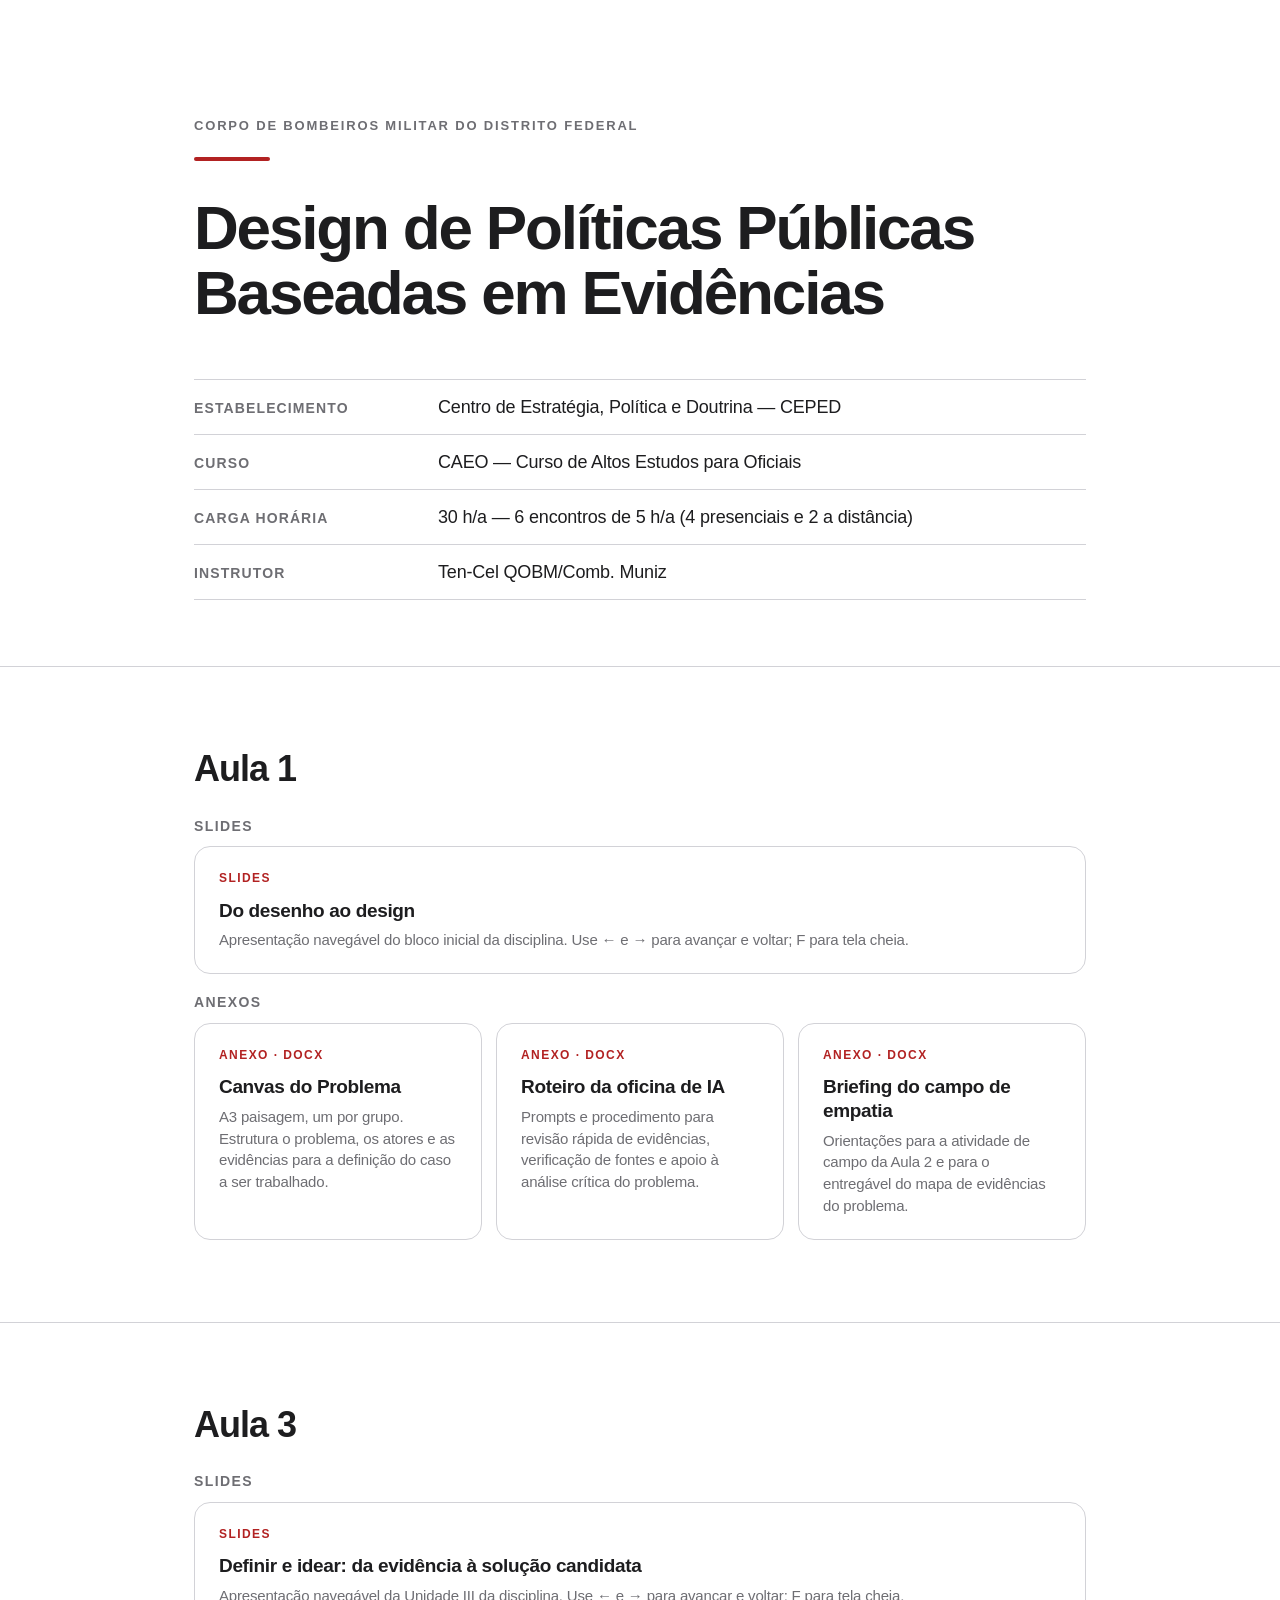
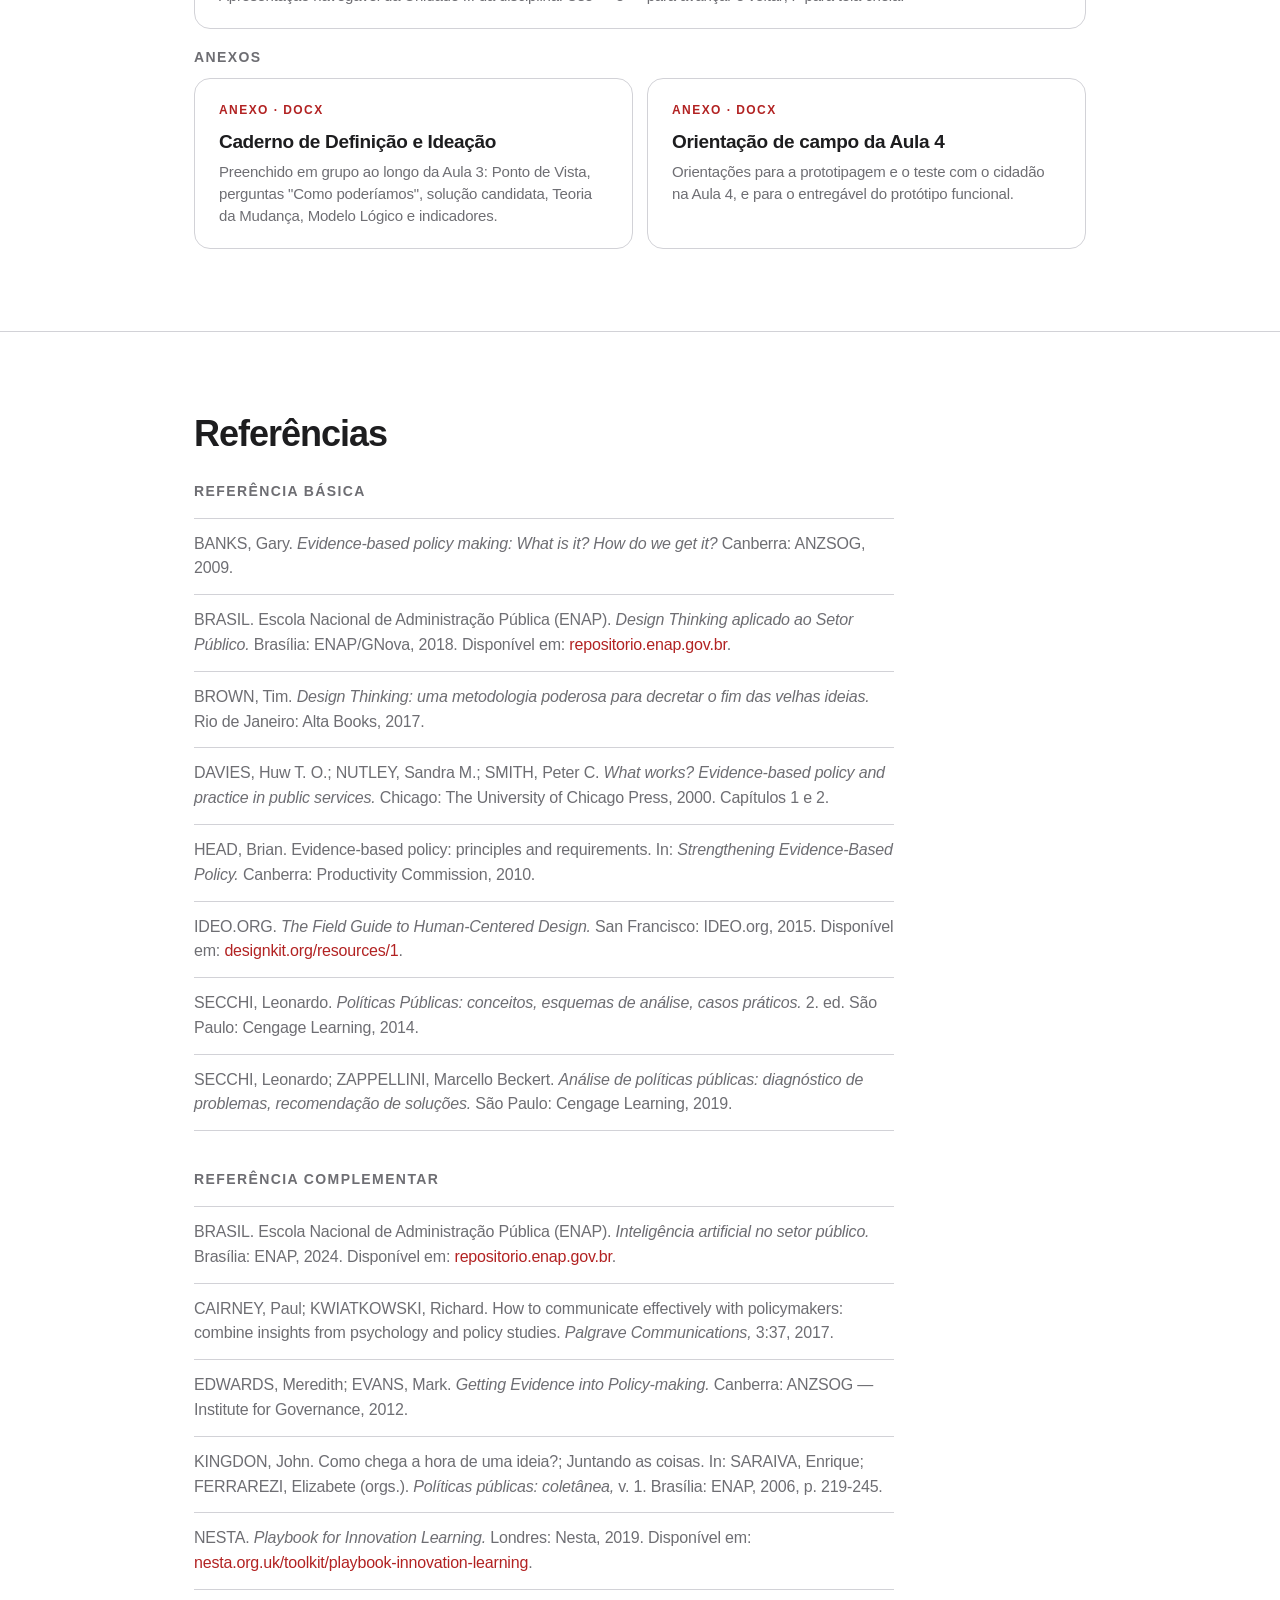
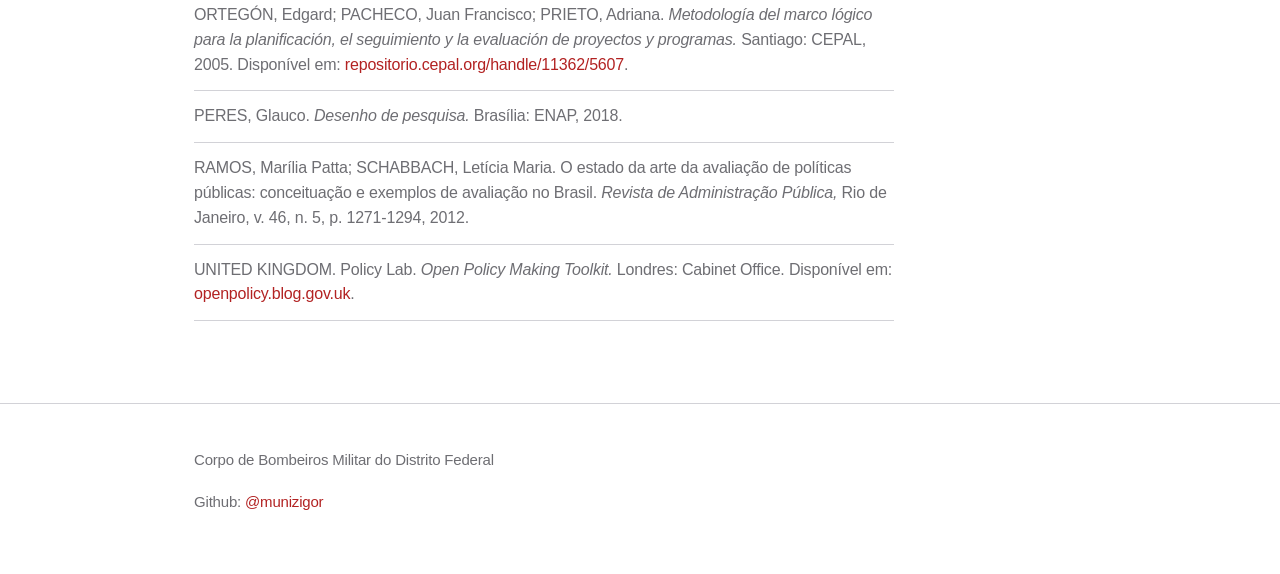
<file: docs/index.html>
<!doctype html>
<html lang="pt-BR">
<head>
<meta charset="UTF-8">
<meta name="viewport" content="width=device-width, initial-scale=1.0">
<title>Design de Políticas Públicas Baseadas em Evidências · CAEO · CEPED/CBMDF</title>
<meta name="description" content="Disciplina Design de Políticas Públicas Baseadas em Evidências — CAEO, Centro de Estratégia, Política e Doutrina (CEPED/CBMDF). Plano de ensino, conteúdo programático e material de apoio.">
<style>
  /* =========================================================
     Design de Políticas Públicas Baseadas em Evidências
     Página da disciplina. Autocontida: sem build, sem rede.
     Linguagem visual herdada do deck da disciplina.
     ========================================================= */

  :root {
    --accent: #b22222;        /* vermelho bombeiro — usado com parcimônia */
    --gold:   #c99700;
    --bg:     #ffffff;
    --ink:    #1d1d1f;
    --mute:   #6e6e73;
    --hair:   #d2d2d7;
    --chip:   #f5f5f7;
    --font: -apple-system, BlinkMacSystemFont, "SF Pro Display", "SF Pro Text",
            "Segoe UI Variable Display", "Segoe UI", Inter, Roboto,
            "Helvetica Neue", Arial, sans-serif;
  }

  /* Em fundo escuro o #b22222 fica ilegível.
     A mesma família de cor, clareada até passar no contraste. */
  @media (prefers-color-scheme: dark) {
    :root {
      --accent: #e2564d;
      --bg:     #000000;
      --ink:    #f5f5f7;
      --mute:   #98989d;
      --hair:   #333336;
      --chip:   #1c1c1e;
    }
  }

  * { box-sizing: border-box; }

  html { -webkit-text-size-adjust: 100%; scroll-behavior: smooth; }

  body {
    margin: 0;
    background: var(--bg);
    color: var(--ink);
    font-family: var(--font);
    font-size: 17px;
    line-height: 1.6;
    letter-spacing: -.011em;
    -webkit-font-smoothing: antialiased;
    -moz-osx-font-smoothing: grayscale;
    text-rendering: optimizeLegibility;
  }

  ::selection { background: var(--accent); color: #fff; }

  a { color: inherit; }

  /* ---------- estrutura ---------- */

  .wrap {
    max-width: 940px;
    margin: 0 auto;
    padding: 0 24px;
  }

  section {
    padding: clamp(44px, 7vw, 82px) 0;
    border-top: 1px solid var(--hair);
  }

  /* ---------- tipografia ---------- */

  .eyebrow {
    font-size: 13px;
    font-weight: 650;
    letter-spacing: .14em;
    text-transform: uppercase;
    color: var(--mute);
    margin: 0 0 20px;
  }

  .rule {
    width: 76px;
    height: 4px;
    background: var(--accent);
    border-radius: 2px;
    border: 0;
    margin: 0 0 32px;
  }

  h1 {
    font-size: clamp(34px, 7vw, 62px);
    line-height: 1.05;
    font-weight: 700;
    letter-spacing: -.035em;
    margin: 0;
    text-wrap: balance;
  }

  h2 {
    font-size: clamp(25px, 3.6vw, 36px);
    line-height: 1.12;
    font-weight: 700;
    letter-spacing: -.028em;
    margin: 0 0 28px;
    text-wrap: balance;
  }

  h3 {
    font-size: clamp(19px, 2.2vw, 23px);
    line-height: 1.2;
    font-weight: 620;
    letter-spacing: -.018em;
    margin: 0 0 8px;
  }

  p { margin: 0 0 18px; }
  p:last-child { margin-bottom: 0; }

  .lead {
    font-size: clamp(19px, 2.6vw, 25px);
    line-height: 1.45;
    color: var(--mute);
    letter-spacing: -.018em;
    max-width: 46ch;
    margin: 26px 0 0;
    text-wrap: pretty;
  }

  .prose { max-width: 68ch; }
  .prose p { font-size: clamp(17px, 1.9vw, 19px); line-height: 1.62; }

  strong { font-weight: 650; }

  /* ---------- capa ---------- */

  header.cover {
    padding: clamp(56px, 11vw, 116px) 0 clamp(40px, 6vw, 66px);
  }

  .cover .rule { margin-bottom: 34px; }

  /* ---------- pares chave/valor ---------- */

  .rows { margin-top: clamp(36px, 5vw, 54px); }

  .row {
    display: flex;
    flex-wrap: wrap;
    align-items: baseline;
    gap: 4px 24px;
    padding: 14px 0;
    border-bottom: 1px solid var(--hair);
  }
  .row:first-child { border-top: 1px solid var(--hair); }

  .row__key {
    flex: 0 0 220px;
    font-size: 14px;
    font-weight: 650;
    letter-spacing: .08em;
    text-transform: uppercase;
    color: var(--mute);
  }

  .row__val {
    flex: 1 1 260px;
    font-size: clamp(16px, 1.9vw, 18px);
    line-height: 1.45;
  }

  /* ---------- cartões ---------- */

  /* minmax largo o bastante para render 2 colunas na medida máxima:
     quatro competências em 2×2, sem cartão órfão na última linha. */
  .cards {
    display: grid;
    gap: 18px;
    grid-template-columns: repeat(auto-fit, minmax(min(340px, 100%), 1fr));
  }

  .card {
    border: 1px solid var(--hair);
    border-radius: 18px;
    padding: 26px 28px;
    background: var(--bg);
  }

  .card p {
    font-size: 16px;
    line-height: 1.5;
    color: var(--mute);
  }

  /* ---------- unidades ---------- */

  .units {
    display: flex;
    flex-direction: column;
    gap: 14px;
  }

  .unit {
    border: 1px solid var(--hair);
    border-radius: 18px;
    padding: 28px 30px;
    display: grid;
    grid-template-columns: 76px 1fr;
    gap: 4px 26px;
    align-items: start;
  }

  .unit__n {
    grid-row: span 2;
    font-size: 44px;
    line-height: .9;
    font-weight: 700;
    letter-spacing: -.04em;
    color: var(--accent);
    font-variant-numeric: tabular-nums;
  }

  .unit__meta {
    font-size: 13px;
    font-weight: 650;
    letter-spacing: .1em;
    text-transform: uppercase;
    color: var(--mute);
    margin: 0 0 10px;
  }

  .unit__list {
    margin: 14px 0 0;
    padding: 0;
    list-style: none;
  }

  .unit__list li {
    position: relative;
    padding-left: 20px;
    margin-bottom: 9px;
    font-size: 16px;
    line-height: 1.5;
    color: var(--mute);
  }
  .unit__list li:last-child { margin-bottom: 0; }

  .unit__list li::before {
    content: "";
    position: absolute;
    left: 0;
    top: .62em;
    width: 6px;
    height: 6px;
    border-radius: 50%;
    background: var(--hair);
  }

  .unit__list li.is-deliverable { color: var(--ink); }
  .unit__list li.is-deliverable::before { background: var(--accent); }

  .tag {
    display: inline-block;
    font-size: 12px;
    font-weight: 650;
    letter-spacing: .1em;
    text-transform: uppercase;
    color: var(--accent);
    margin-right: 8px;
  }

  /* ---------- material ---------- */

  .files {
    display: grid;
    gap: 14px;
    grid-template-columns: repeat(auto-fit, minmax(min(280px, 100%), 1fr));
    margin: 0;
    padding: 0;
    list-style: none;
  }

  /* o <li> é o filho da grade e recebe o stretch; sem isto o <a>
     não acompanha a altura da linha e os cartões ficam desalinhados. */
  .files > li { display: flex; }

  .file {
    flex: 1;
    min-height: 44px;
    border: 1px solid var(--hair);
    border-radius: 16px;
    padding: 22px 24px;
    text-decoration: none;
    background: var(--bg);
    transition: border-color .2s ease, background .2s ease;
  }

  .file:hover,
  .file:focus-visible {
    border-color: var(--accent);
    background: var(--chip);
  }

  .file__kind {
    display: block;
    font-size: 12px;
    font-weight: 650;
    letter-spacing: .12em;
    text-transform: uppercase;
    color: var(--accent);
    margin-bottom: 10px;
  }

  .file__name {
    display: block;
    font-size: 19px;
    font-weight: 620;
    letter-spacing: -.018em;
    line-height: 1.25;
  }

  .file__note {
    display: block;
    font-size: 15px;
    line-height: 1.45;
    color: var(--mute);
    margin-top: 7px;
  }

  /* ---------- referências ---------- */

  .refs-group + .refs-group { margin-top: 40px; }

  .refs-group h3 {
    font-size: 14px;
    font-weight: 650;
    letter-spacing: .1em;
    text-transform: uppercase;
    color: var(--mute);
    margin-bottom: 18px;
  }

  .refs {
    margin: 0;
    padding: 0;
    list-style: none;
    max-width: 74ch;
  }

  .refs li {
    font-size: 16px;
    line-height: 1.55;
    color: var(--mute);
    padding: 13px 0;
    border-bottom: 1px solid var(--hair);
  }
  .refs li:first-child { border-top: 1px solid var(--hair); }

  .refs cite { font-style: italic; }
  .refs a { color: var(--accent); text-decoration: none; overflow-wrap: anywhere; }
  .refs a:hover, .refs a:focus-visible { text-decoration: underline; }

  /* ---------- rodapé ---------- */

  footer {
    border-top: 1px solid var(--hair);
    padding: 44px 0 60px;
    font-size: 15px;
    line-height: 1.6;
    color: var(--mute);
  }

  footer a { color: var(--accent); text-decoration: none; }
  footer a:hover, footer a:focus-visible { text-decoration: underline; }

  :focus-visible {
    outline: 2px solid var(--accent);
    outline-offset: 3px;
    border-radius: 4px;
  }

  /* ---------- telas estreitas ---------- */

  @media (max-width: 760px) {
    .row__key { flex-basis: 100%; }
    .unit {
      grid-template-columns: 1fr;
      padding: 24px 22px;
    }
    .unit__n { grid-row: auto; font-size: 34px; margin-bottom: 10px; }
  }

  @media print {
    body { background: #fff; color: #000; }
    .file { break-inside: avoid; }
    .unit { break-inside: avoid; }
  }
</style>
</head>
<body>

<header class="cover">
  <div class="wrap">
    <p class="eyebrow">Corpo de Bombeiros Militar do Distrito Federal</p>
    <hr class="rule">
    <h1>Design de Políticas Públicas Baseadas em Evidências</h1>
    <!-- <p class="lead">Disciplina do Curso de Altos Estudos para Oficiais, organizada como um sprint de design em seis encontros.</p> -->

    <div class="rows">
      <div class="row">
        <div class="row__key">Estabelecimento</div>
        <div class="row__val">Centro de Estratégia, Política e Doutrina — CEPED</div>
      </div>
      <div class="row">
        <div class="row__key">Curso</div>
        <div class="row__val">CAEO — Curso de Altos Estudos para Oficiais</div>
      </div>
      <!-- <div class="row">
        <div class="row__key">Núcleo</div>
        <div class="row__val">Gestão</div>
      </div> -->
      <div class="row">
        <div class="row__key">Carga horária</div>
        <div class="row__val">30 h/a — 6 encontros de 5 h/a (4 presenciais e 2 a distância)</div>
      </div>
      <div class="row">
        <div class="row__key">Instrutor</div>
        <div class="row__val">Ten-Cel QOBM/Comb. Muniz</div>
      </div>
      <!-- <div class="row">
        <div class="row__key">Ano de elaboração</div>
        <div class="row__val">2025</div>
      </div> -->
    </div>
  </div>
</header>

<!-- <section id="objetivo">
  <div class="wrap">
    <h2>Objetivo</h2>
    <div class="prose">
      <p>Capacitar o Oficial Superior para <strong>projetar, prototipar e encaminhar à prática</strong> uma solução de política pública — tecnológica ou não — que responda a um <strong>problema real do cidadão</strong> atendido pelo CBMDF, aplicando a metodologia do Design Thinking sustentada por evidências em todas as etapas, utilizando a inteligência artificial como aliada do início ao fim do processo e desenhando a solução de modo que ela própria <strong>colete dados que retroalimentem</strong> o seu aprimoramento e o de outras políticas públicas.</p>
      <p>Ao final da disciplina, cada grupo terá produzido não um documento prolixo, mas <strong>uma solução prototipada, testada com o cidadão e formalmente encaminhada</strong> para implementação institucional.</p>
    </div>
  </div>
</section>

<section id="ementa">
  <div class="wrap">
    <h2>Ementa</h2>
    <div class="prose">
      <p>Do desenho ao design de políticas públicas: por que a mudança de nome importa. Design Thinking aplicado ao setor público. O cidadão como cliente: empatia como fonte de evidência qualitativa. Evidências qualitativas e quantitativas no ciclo de políticas públicas. Definição de problemas públicos e ideação de soluções. Prototipagem e experimentação de soluções, tecnológicas ou não. Inteligência artificial generativa como apoio à pesquisa de evidências, síntese de campo, ideação, prototipagem e comunicação. Monitoramento embutido no design: indicadores, linha de base e retroalimentação por dados. Encaminhamento institucional de soluções.</p>
    </div>
  </div>
</section>

<section id="competencias">
  <div class="wrap">
    <h2>Competências essenciais</h2>
    <div class="cards">
      <article class="card">
        <h3>Design de soluções centradas no cidadão</h3>
        <p>Partir de um problema real do cidadão — e não de uma hipótese de gabinete — e conduzir o processo completo de imersão, definição, ideação, prototipagem e teste até uma solução implementável.</p>
      </article>
      <article class="card">
        <h3>Análise crítica de evidências</h3>
        <p>Coletar, avaliar e integrar evidências qualitativas (empatia, observação, entrevistas) e quantitativas (dados operacionais, indicadores, literatura), identificando vieses e limitações, para fundamentar cada decisão de design.</p>
      </article>
      <article class="card">
        <h3>Uso estratégico de inteligência artificial</h3>
        <p>Empregar ferramentas de IA generativa como copiloto em todas as fases do projeto — da revisão de evidências à prototipagem — mantendo o julgamento crítico, a verificação das fontes e a responsabilidade da decisão com o Oficial.</p>
      </article>
      <article class="card">
        <h3>Instrumentação para retroalimentação</h3>
        <p>Desenhar a política já instrumentada para gerar dados — indicadores, linha de base e mecanismos de coleta embutidos — de modo que sua implementação alimente a avaliação e o aprimoramento contínuo dela própria e de outras políticas.</p>
      </article>
    </div>
  </div>
</section>

<section id="conteudo">
  <div class="wrap">
    <h2>Conteúdo programático</h2>
    <div class="prose" style="margin-bottom: 34px;">
      <p>Cada grupo — formado por Oficiais de áreas fim e meio — escolhe um problema do cidadão que o CBMDF pode ajudar a resolver e o conduz da imersão ao encaminhamento. O requisito para a escolha é único: ser um problema real, que afete o cidadão e esteja ao alcance de atuação do CBMDF.</p>
    </div>

    <div class="units">

      <article class="unit">
        <div class="unit__n">I</div>
        <div>
          <p class="unit__meta">Aula 1 · Presencial · 5 h/a</p>
          <h3>Enquadrar: do desenho ao design</h3>
        </div>
        <ul class="unit__list">
          <li>Desenho × design de políticas públicas: da política como documento à política como solução testável.</li>
          <li>O ciclo de políticas públicas e o papel das evidências em cada fase; hierarquia de evidências.</li>
          <li>O cidadão como cliente: empatia como evidência qualitativa e sua complementaridade com a evidência quantitativa.</li>
          <li>Panorama do Design Thinking no setor público: duplo diamante, casos de laboratórios de inovação em governo.</li>
          <li>IA generativa como copiloto do policymaker: possibilidades, limites e salvaguardas; oficina prática de revisão rápida de evidências com IA.</li>
          <li>Formação dos grupos mistos (áreas fim e meio) e escolha, por cada grupo, do problema do cidadão a ser trabalhado.</li>
        </ul>
      </article>

      <article class="unit">
        <div class="unit__n">II</div>
        <div>
          <p class="unit__meta">Aula 2 · A distância · 5 h/a</p>
          <h3>Imergir: campo de empatia com o cidadão</h3>
        </div>
        <ul class="unit__list">
          <li>Atividade de campo livre junto ao cidadão afetado: entrevistas em profundidade, observação direta e escuta ativa na comunidade.</li>
          <li>Levantamento de dados secundários e operacionais que contextualizem o problema (estatísticas de atendimento, dados abertos, literatura).</li>
          <li>Uso de IA no campo: elaboração de roteiros de entrevista, transcrição, síntese de falas e organização preliminar dos achados.</li>
          <li class="is-deliverable"><span class="tag">Entregável</span>Mapa de evidências do problema — quem é o cidadão afetado, o que foi ouvido e observado, o que os dados mostram.</li>
        </ul>
      </article>

      <article class="unit">
        <div class="unit__n">III</div>
        <div>
          <p class="unit__meta">Aula 3 · Presencial · 5 h/a</p>
          <h3>Definir e idear: da evidência à solução candidata</h3>
        </div>
        <ul class="unit__list">
          <li>Análise crítica das evidências coletadas: vieses, limitações e lacunas; triangulação entre o qualitativo e o quantitativo.</li>
          <li>Definição do problema: ponto de vista (POV) e perguntas “Como poderíamos…” (How Might We).</li>
          <li>Oficina de ideação apoiada por IA: geração ampliada de alternativas, benchmarking assistido de soluções nacionais e internacionais, seleção por critérios de evidência, viabilidade e impacto.</li>
          <li>Teoria da mudança e modelo lógico da solução escolhida.</li>
          <li>Design da retroalimentação: definição de indicadores, linha de base e mecanismos de coleta de dados embutidos na própria solução.</li>
        </ul>
      </article>

      <article class="unit">
        <div class="unit__n">IV</div>
        <div>
          <p class="unit__meta">Aula 4 · A distância · 5 h/a</p>
          <h3>Prototipar e testar: campo de experimentação</h3>
        </div>
        <ul class="unit__list">
          <li>Atividade de campo livre: construção do protótipo da solução — mockup, jornada de serviço, fluxo, piloto ou solução digital (ferramentas no-code e desenvolvimento assistido por IA).</li>
          <li>Teste do protótipo com os cidadãos afetados: sessões de uso, feedback estruturado e registro sistemático dos resultados.</li>
          <li>Uso de IA na prototipagem: geração de interfaces e materiais, simulação de cenários, análise dos feedbacks coletados.</li>
          <li class="is-deliverable"><span class="tag">Entregável</span>Protótipo funcional (em qualquer fidelidade) + registro dos testes com o cidadão.</li>
        </ul>
      </article>

      <article class="unit">
        <div class="unit__n">V</div>
        <div>
          <p class="unit__meta">Aula 5 · Presencial · 5 h/a</p>
          <h3>Iterar e encaminhar: da solução testada à política implementável</h3>
        </div>
        <ul class="unit__list">
          <li>Iteração do protótipo com base nos resultados dos testes: o que o cidadão validou, o que precisa mudar.</li>
          <li>Plano de implementação e encaminhamento institucional: instrumento adequado (processo administrativo, projeto, norma), patrocínio, governança, recursos e riscos.</li>
          <li>Plano de monitoramento e avaliação: consolidação dos indicadores e do fluxo de dados que retroalimentará a política.</li>
          <li>Preparação do pitch final com apoio de IA: narrativa baseada em evidências, materiais visuais, ensaio.</li>
        </ul>
      </article>

      <article class="unit">
        <div class="unit__n">VI</div>
        <div>
          <p class="unit__meta">Aula 6 · Presencial · 5 h/a</p>
          <h3>Apresentar: pitch e encaminhamento das soluções</h3>
        </div>
        <ul class="unit__list">
          <li>Apresentação das soluções em formato de pitch para banca avaliadora, preferencialmente com a presença de gestores estratégicos do CBMDF.</li>
          <li>Feedback estruturado da banca e dos demais grupos.</li>
          <li>Encaminhamento formal das propostas: registro dos próximos passos institucionais de cada solução.</li>
        </ul>
      </article>

    </div>
  </div>
</section> -->

<section id="material">
  <div class="wrap">
    <h2>Aula 1</h2>

    <div class="refs-group" style="margin-top:12px; margin-bottom:20px;">
      <h3 style="margin-bottom:12px;">Slides</h3>
      <ul class="files">
        <li>
          <a class="file" href="aula-01/index.html">
            <span class="file__kind">Slides</span>
            <span class="file__name">Do desenho ao design</span>
            <span class="file__note">Apresentação navegável do bloco inicial da disciplina. Use ← e → para avançar e voltar; F para tela cheia.</span>
          </a>
        </li>
      </ul>
    </div>

    <div class="refs-group" style="margin-top:8px; margin-bottom:0;">
      <h3 style="margin-bottom:12px;">Anexos</h3>
      <ul class="files">
        <li>
          <a class="file" href="anexos/canvas-do-problema.docx">
            <span class="file__kind">Anexo · DOCX</span>
            <span class="file__name">Canvas do Problema</span>
            <span class="file__note">A3 paisagem, um por grupo. Estrutura o problema, os atores e as evidências para a definição do caso a ser trabalhado.</span>
          </a>
        </li>
        <li>
          <a class="file" href="anexos/oficina-ia-roteiro.docx">
            <span class="file__kind">Anexo · DOCX</span>
            <span class="file__name">Roteiro da oficina de IA</span>
            <span class="file__note">Prompts e procedimento para revisão rápida de evidências, verificação de fontes e apoio à análise crítica do problema.</span>
          </a>
        </li>
        <li>
          <a class="file" href="anexos/briefing-campo-aula-2.docx">
            <span class="file__kind">Anexo · DOCX</span>
            <span class="file__name">Briefing do campo de empatia</span>
            <span class="file__note">Orientações para a atividade de campo da Aula 2 e para o entregável do mapa de evidências do problema.</span>
          </a>
        </li>
      </ul>
    </div>
  </div>
</section>

<section id="material-aula-3">
  <div class="wrap">
    <h2>Aula 3</h2>

    <div class="refs-group" style="margin-top:12px; margin-bottom:20px;">
      <h3 style="margin-bottom:12px;">Slides</h3>
      <ul class="files">
        <li>
          <a class="file" href="aula-03/index.html">
            <span class="file__kind">Slides</span>
            <span class="file__name">Definir e idear: da evidência à solução candidata</span>
            <span class="file__note">Apresentação navegável da Unidade III da disciplina. Use ← e → para avançar e voltar; F para tela cheia.</span>
          </a>
        </li>
      </ul>
    </div>

    <div class="refs-group" style="margin-top:8px; margin-bottom:0;">
      <h3 style="margin-bottom:12px;">Anexos</h3>
      <ul class="files">
        <li>
          <a class="file" href="anexos/canvas-definir-idear.docx">
            <span class="file__kind">Anexo · DOCX</span>
            <span class="file__name">Caderno de Definição e Ideação</span>
            <span class="file__note">Preenchido em grupo ao longo da Aula 3: Ponto de Vista, perguntas "Como poderíamos", solução candidata, Teoria da Mudança, Modelo Lógico e indicadores.</span>
          </a>
        </li>
        <li>
          <a class="file" href="anexos/orientacao-campo-aula-4.docx">
            <span class="file__kind">Anexo · DOCX</span>
            <span class="file__name">Orientação de campo da Aula 4</span>
            <span class="file__note">Orientações para a prototipagem e o teste com o cidadão na Aula 4, e para o entregável do protótipo funcional.</span>
          </a>
        </li>
      </ul>
    </div>
  </div>
</section>

<section id="referencias">
  <div class="wrap">
    <h2>Referências</h2>

    <div class="refs-group">
      <h3>Referência básica</h3>
      <ul class="refs">
        <li>BANKS, Gary. <cite>Evidence-based policy making: What is it? How do we get it?</cite> Canberra: ANZSOG, 2009.</li>
        <li>BRASIL. Escola Nacional de Administração Pública (ENAP). <cite>Design Thinking aplicado ao Setor Público.</cite> Brasília: ENAP/GNova, 2018. Disponível em: <a href="https://repositorio.enap.gov.br/" rel="noopener">repositorio.enap.gov.br</a>.</li>
        <li>BROWN, Tim. <cite>Design Thinking: uma metodologia poderosa para decretar o fim das velhas ideias.</cite> Rio de Janeiro: Alta Books, 2017.</li>
        <li>DAVIES, Huw T. O.; NUTLEY, Sandra M.; SMITH, Peter C. <cite>What works? Evidence-based policy and practice in public services.</cite> Chicago: The University of Chicago Press, 2000. Capítulos 1 e 2.</li>
        <li>HEAD, Brian. Evidence-based policy: principles and requirements. In: <cite>Strengthening Evidence-Based Policy.</cite> Canberra: Productivity Commission, 2010.</li>
        <li>IDEO.ORG. <cite>The Field Guide to Human-Centered Design.</cite> San Francisco: IDEO.org, 2015. Disponível em: <a href="https://www.designkit.org/resources/1" rel="noopener">designkit.org/resources/1</a>.</li>
        <li>SECCHI, Leonardo. <cite>Políticas Públicas: conceitos, esquemas de análise, casos práticos.</cite> 2. ed. São Paulo: Cengage Learning, 2014.</li>
        <li>SECCHI, Leonardo; ZAPPELLINI, Marcello Beckert. <cite>Análise de políticas públicas: diagnóstico de problemas, recomendação de soluções.</cite> São Paulo: Cengage Learning, 2019.</li>
      </ul>
    </div>

    <div class="refs-group">
      <h3>Referência complementar</h3>
      <ul class="refs">
        <li>BRASIL. Escola Nacional de Administração Pública (ENAP). <cite>Inteligência artificial no setor público.</cite> Brasília: ENAP, 2024. Disponível em: <a href="https://repositorio.enap.gov.br/" rel="noopener">repositorio.enap.gov.br</a>.</li>
        <li>CAIRNEY, Paul; KWIATKOWSKI, Richard. How to communicate effectively with policymakers: combine insights from psychology and policy studies. <cite>Palgrave Communications,</cite> 3:37, 2017.</li>
        <li>EDWARDS, Meredith; EVANS, Mark. <cite>Getting Evidence into Policy-making.</cite> Canberra: ANZSOG — Institute for Governance, 2012.</li>
        <li>KINGDON, John. Como chega a hora de uma ideia?; Juntando as coisas. In: SARAIVA, Enrique; FERRAREZI, Elizabete (orgs.). <cite>Políticas públicas: coletânea,</cite> v. 1. Brasília: ENAP, 2006, p. 219-245.</li>
        <li>NESTA. <cite>Playbook for Innovation Learning.</cite> Londres: Nesta, 2019. Disponível em: <a href="https://www.nesta.org.uk/toolkit/playbook-innovation-learning/" rel="noopener">nesta.org.uk/toolkit/playbook-innovation-learning</a>.</li>
        <li>ORTEGÓN, Edgard; PACHECO, Juan Francisco; PRIETO, Adriana. <cite>Metodología del marco lógico para la planificación, el seguimiento y la evaluación de proyectos y programas.</cite> Santiago: CEPAL, 2005. Disponível em: <a href="https://repositorio.cepal.org/handle/11362/5607" rel="noopener">repositorio.cepal.org/handle/11362/5607</a>.</li>
        <li>PERES, Glauco. <cite>Desenho de pesquisa.</cite> Brasília: ENAP, 2018.</li>
        <li>RAMOS, Marília Patta; SCHABBACH, Letícia Maria. O estado da arte da avaliação de políticas públicas: conceituação e exemplos de avaliação no Brasil. <cite>Revista de Administração Pública,</cite> Rio de Janeiro, v. 46, n. 5, p. 1271-1294, 2012.</li>
        <li>UNITED KINGDOM. Policy Lab. <cite>Open Policy Making Toolkit.</cite> Londres: Cabinet Office. Disponível em: <a href="https://openpolicy.blog.gov.uk/" rel="noopener">openpolicy.blog.gov.uk</a>.</li>
      </ul>
    </div>
  </div>
</section>

<footer>
  <div class="wrap">
    <p>Corpo de Bombeiros Militar do Distrito Federal</p>
    <p>Github: <a href="https://github.com/munizigor" rel="noopener">@munizigor</a></p>
  </div>
</footer>

</body>
</html>
</file>
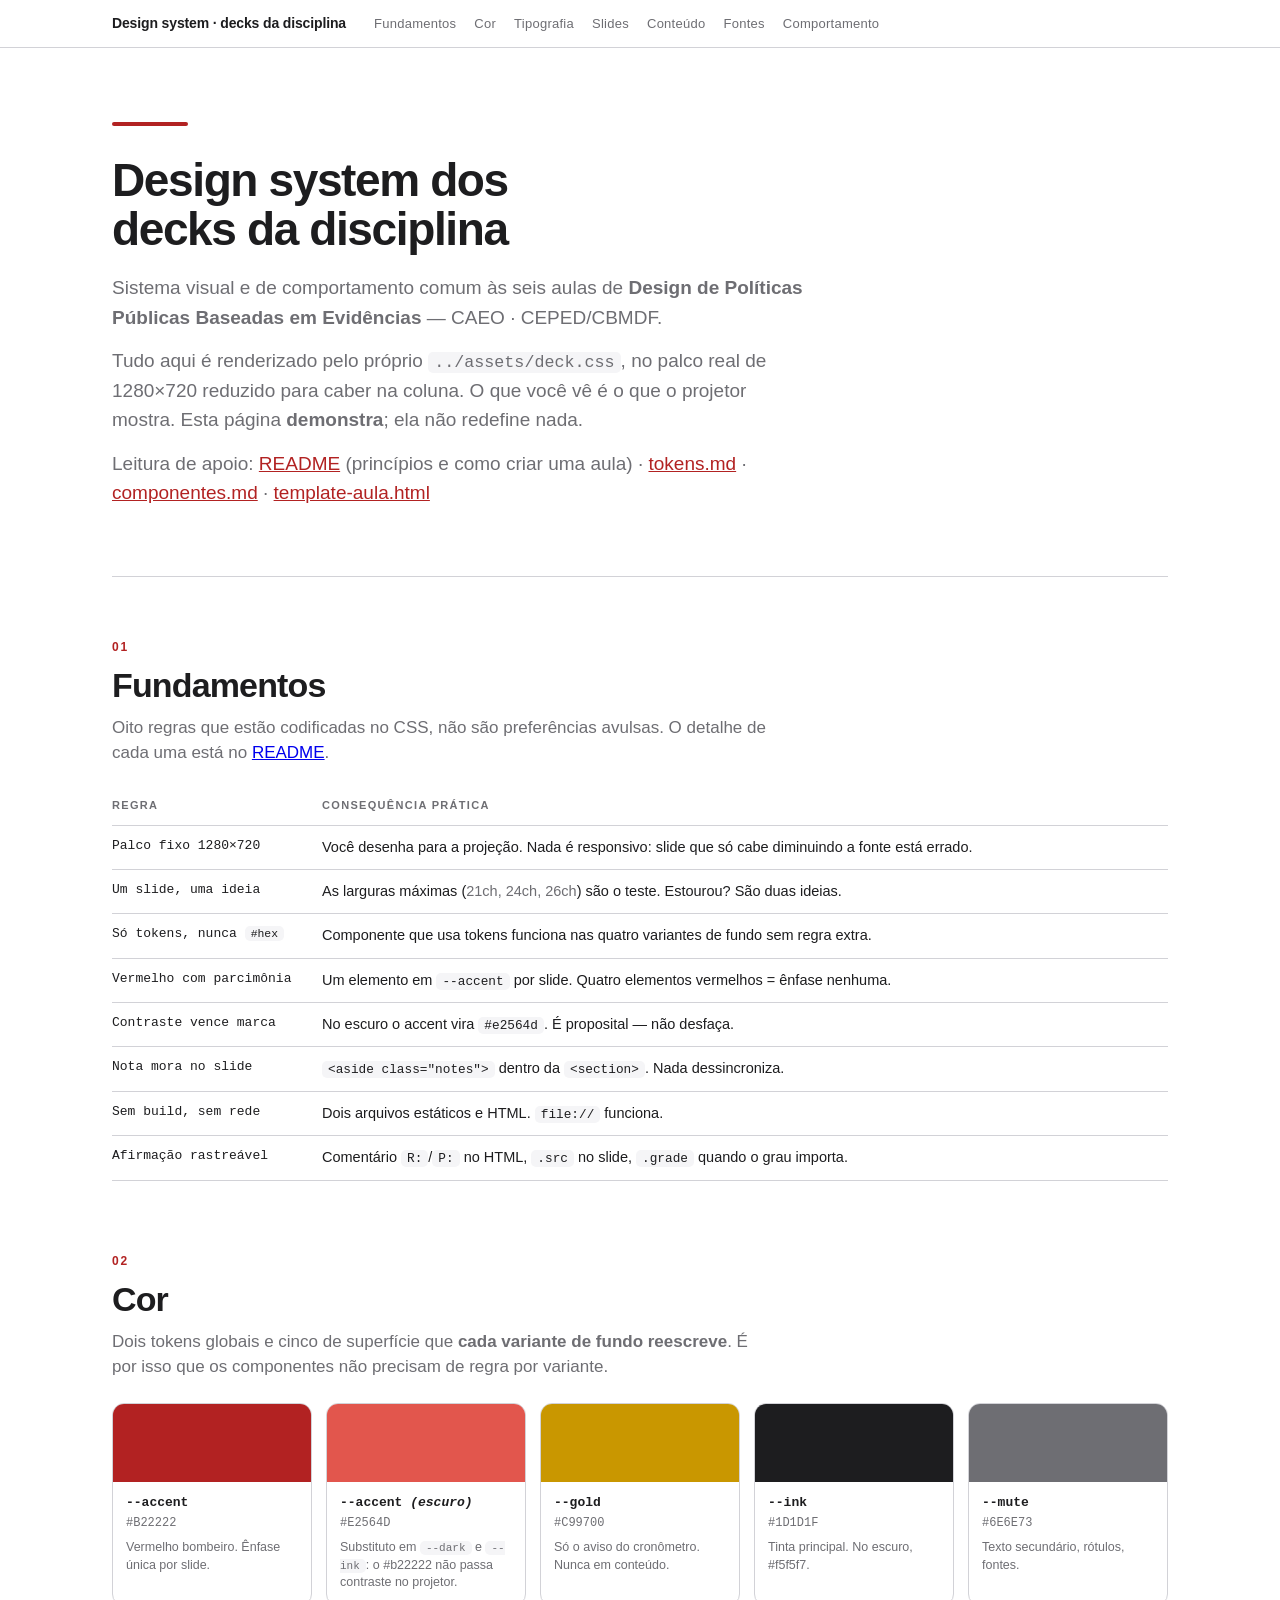
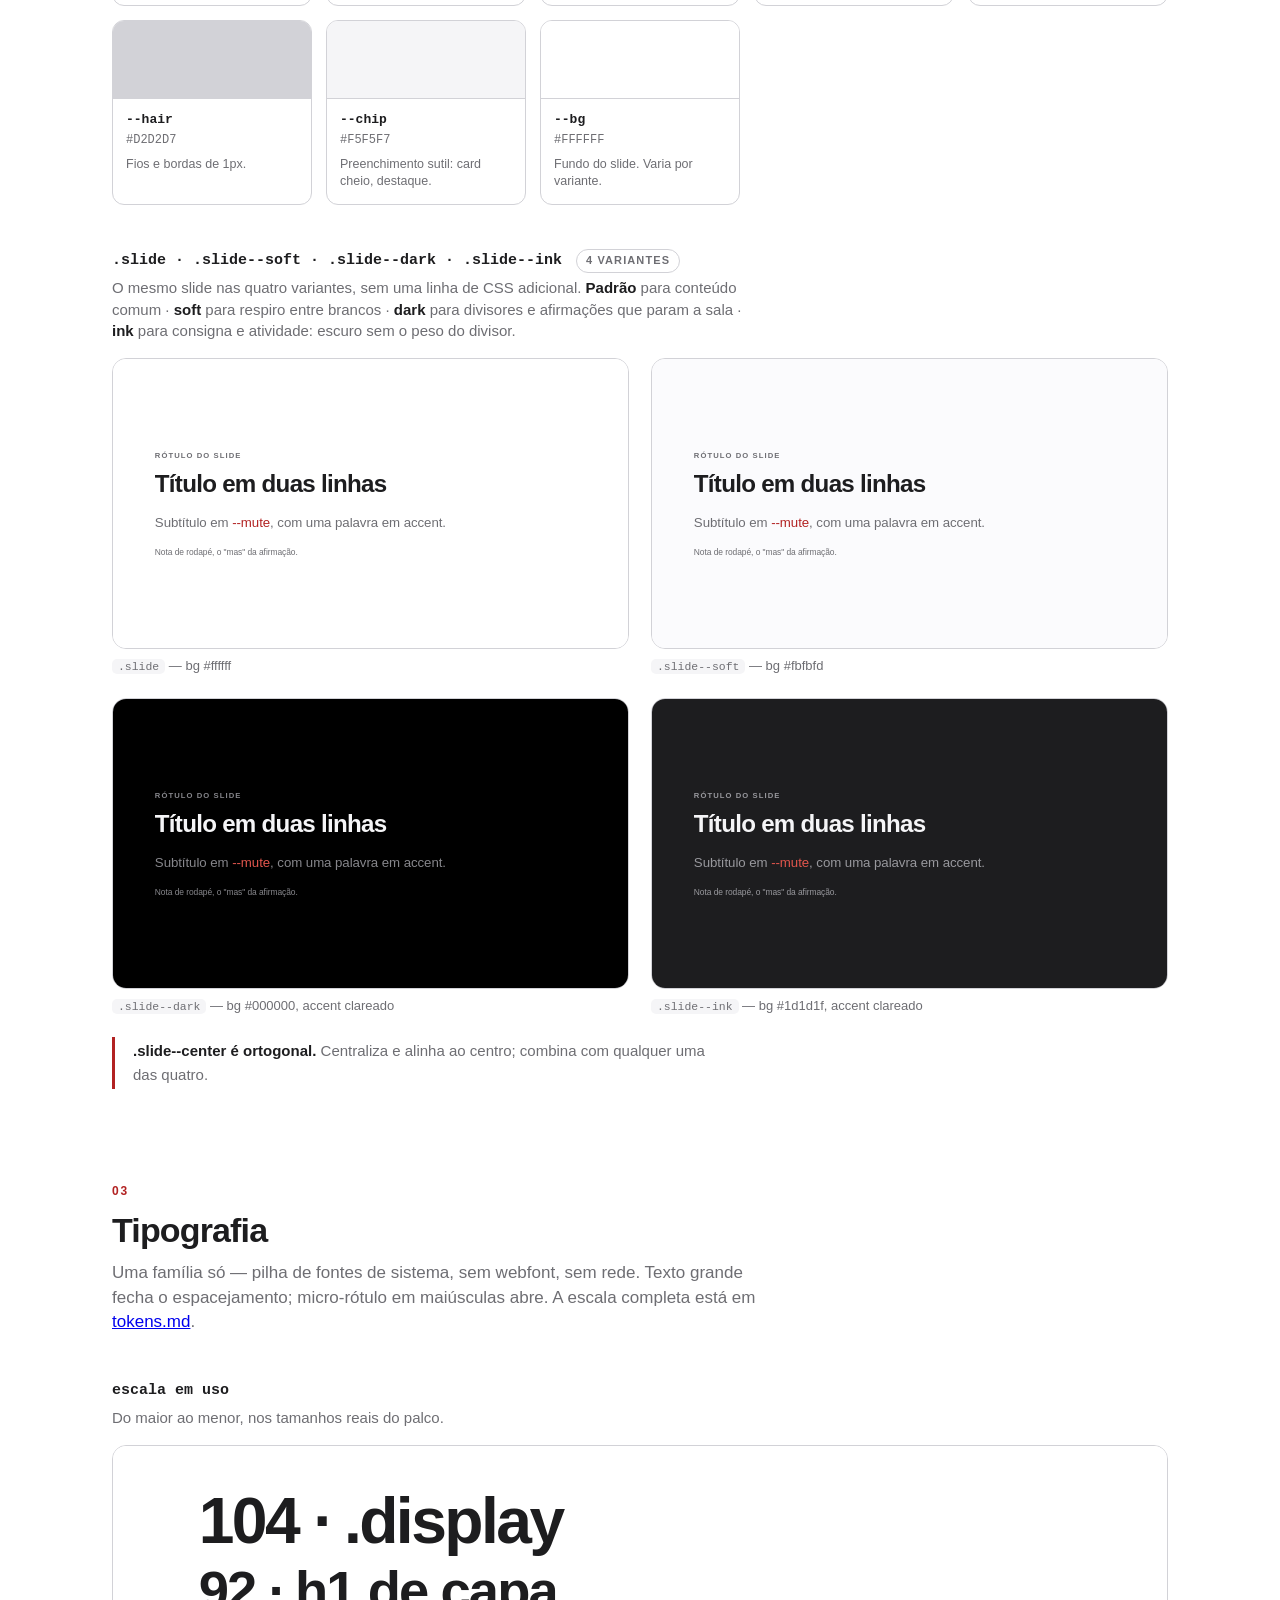
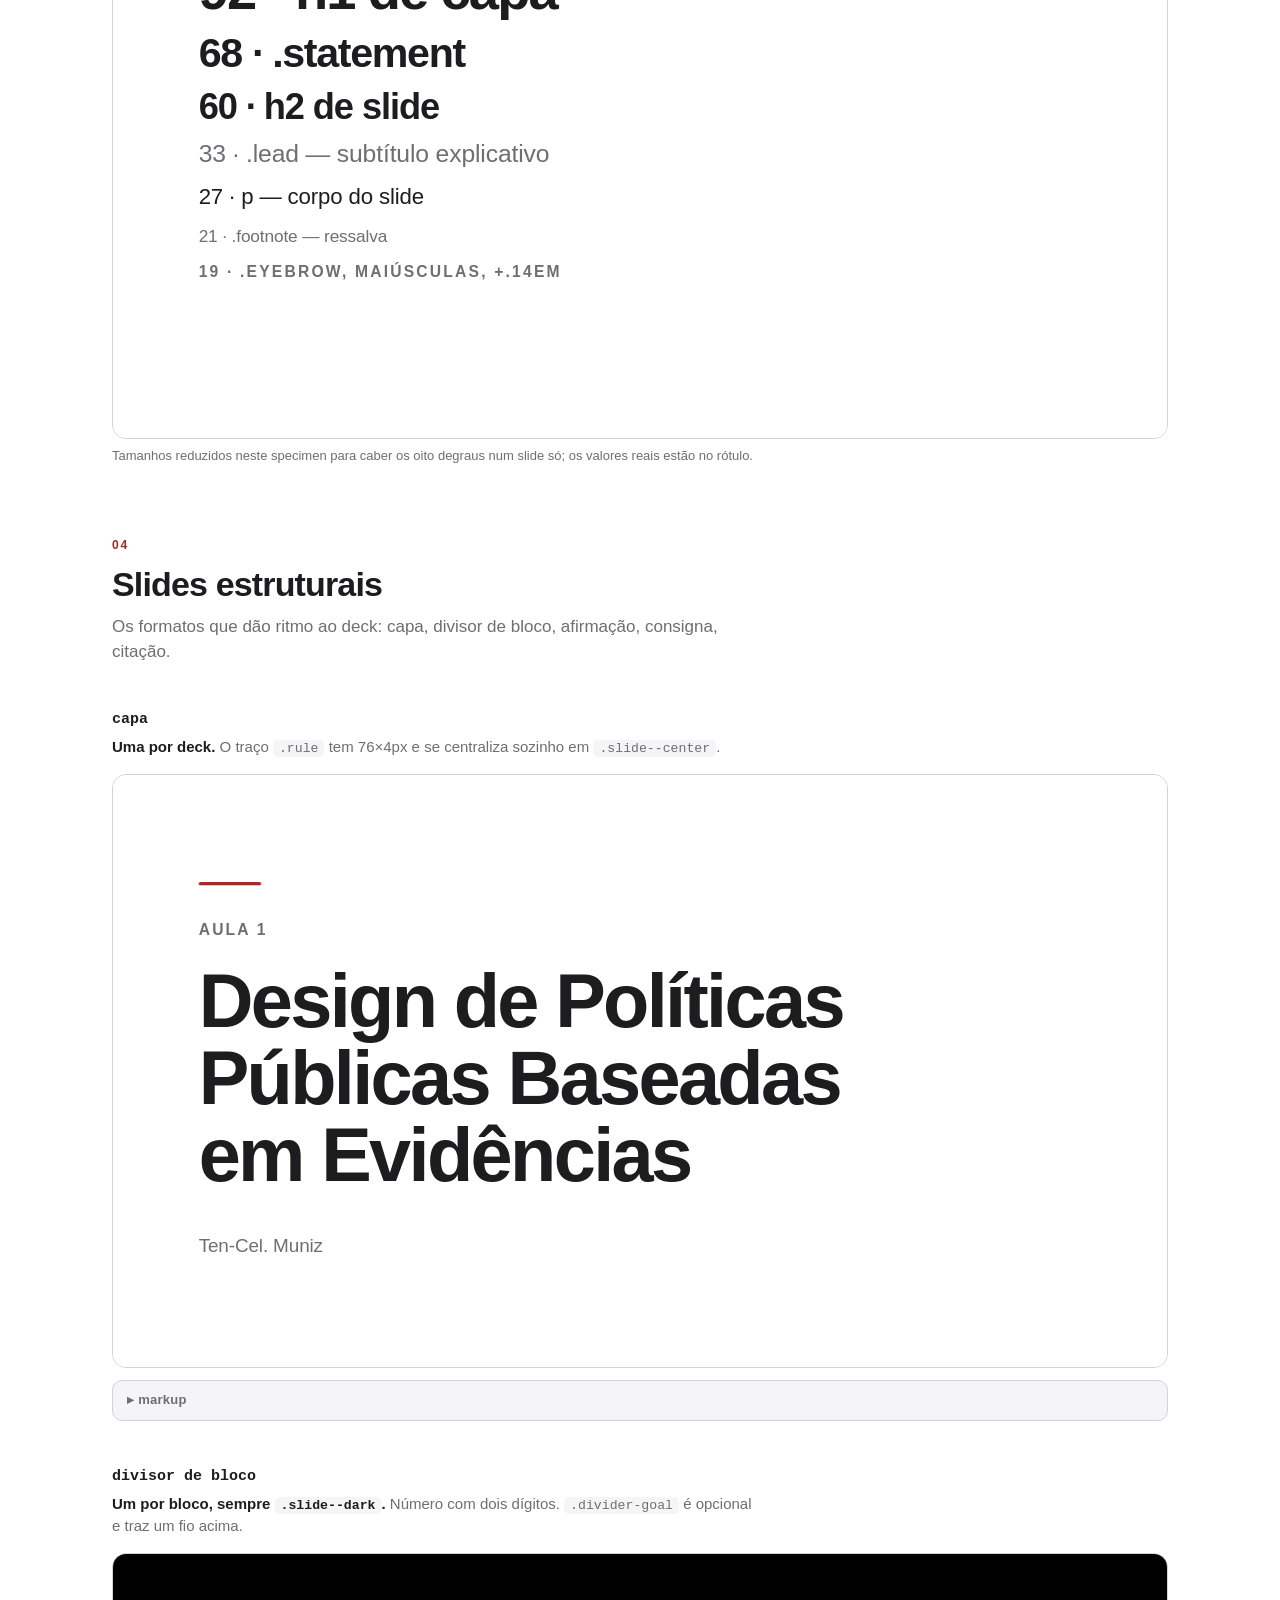
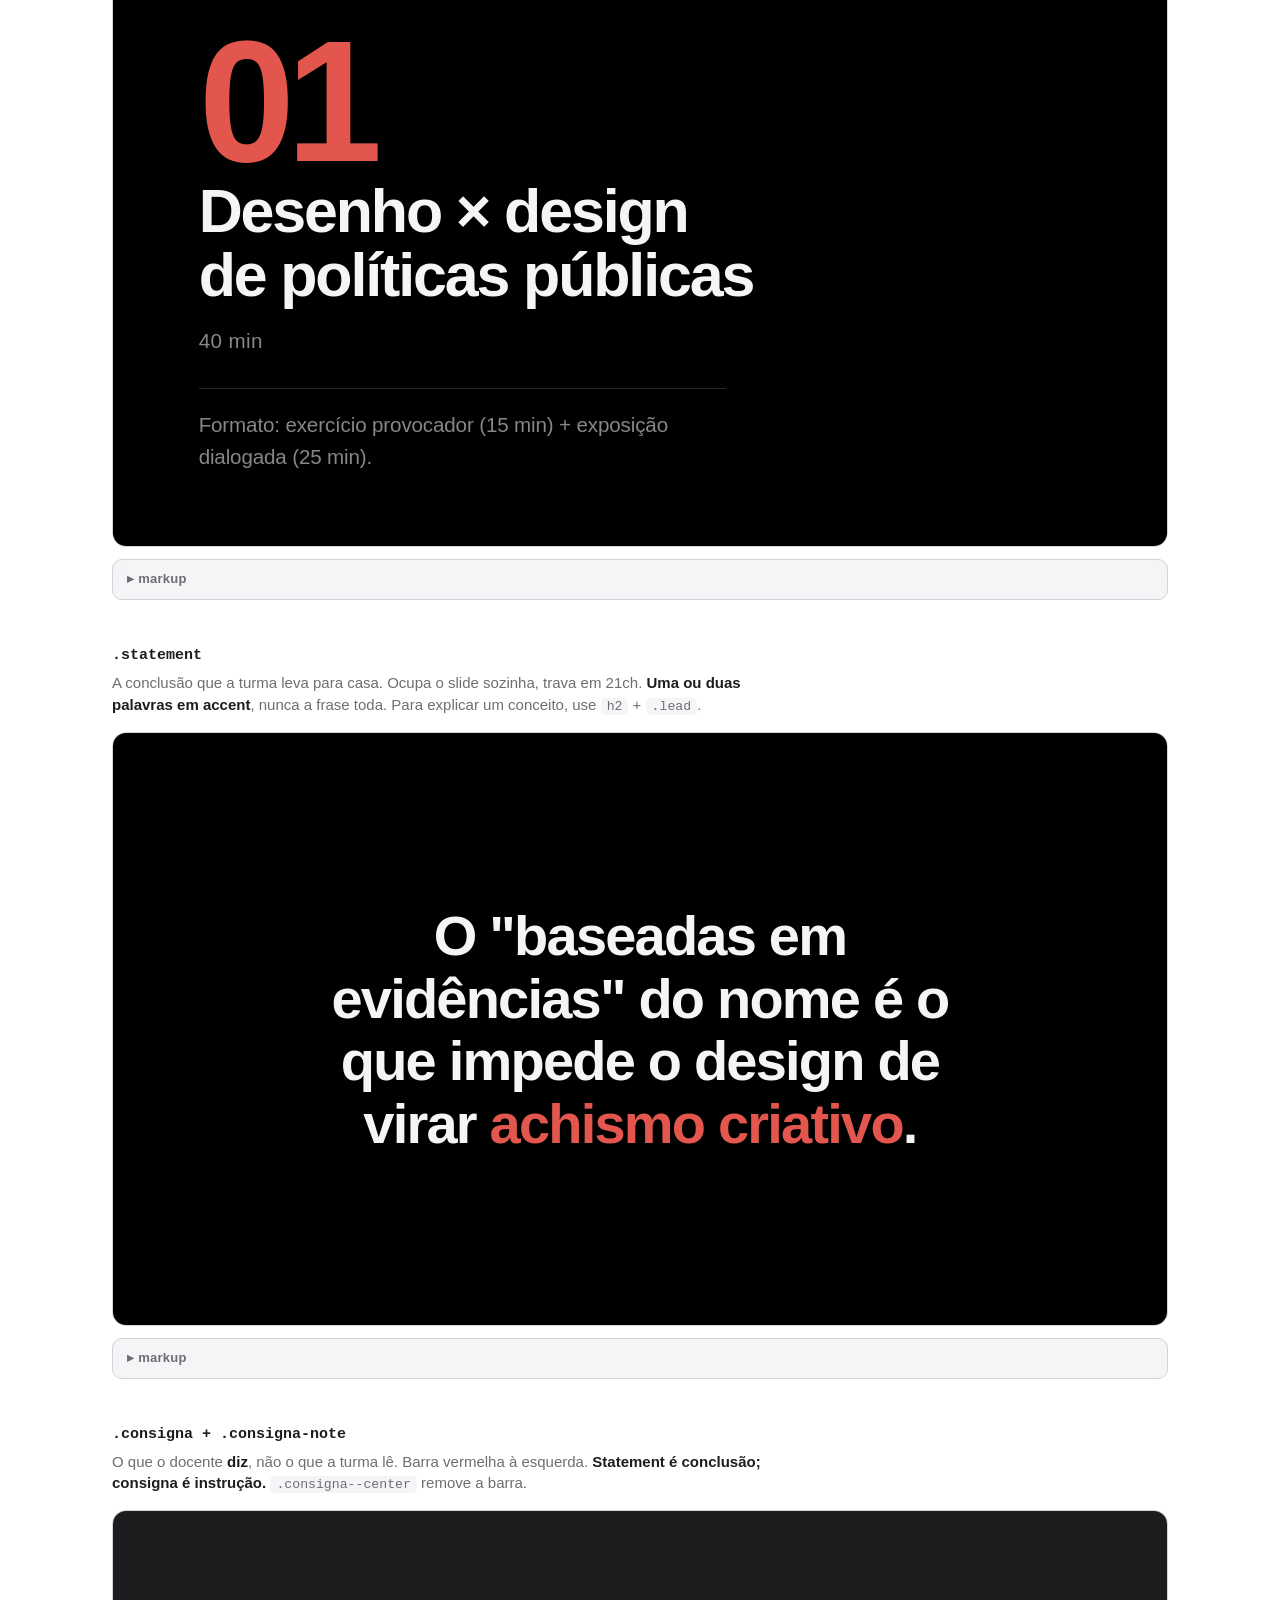
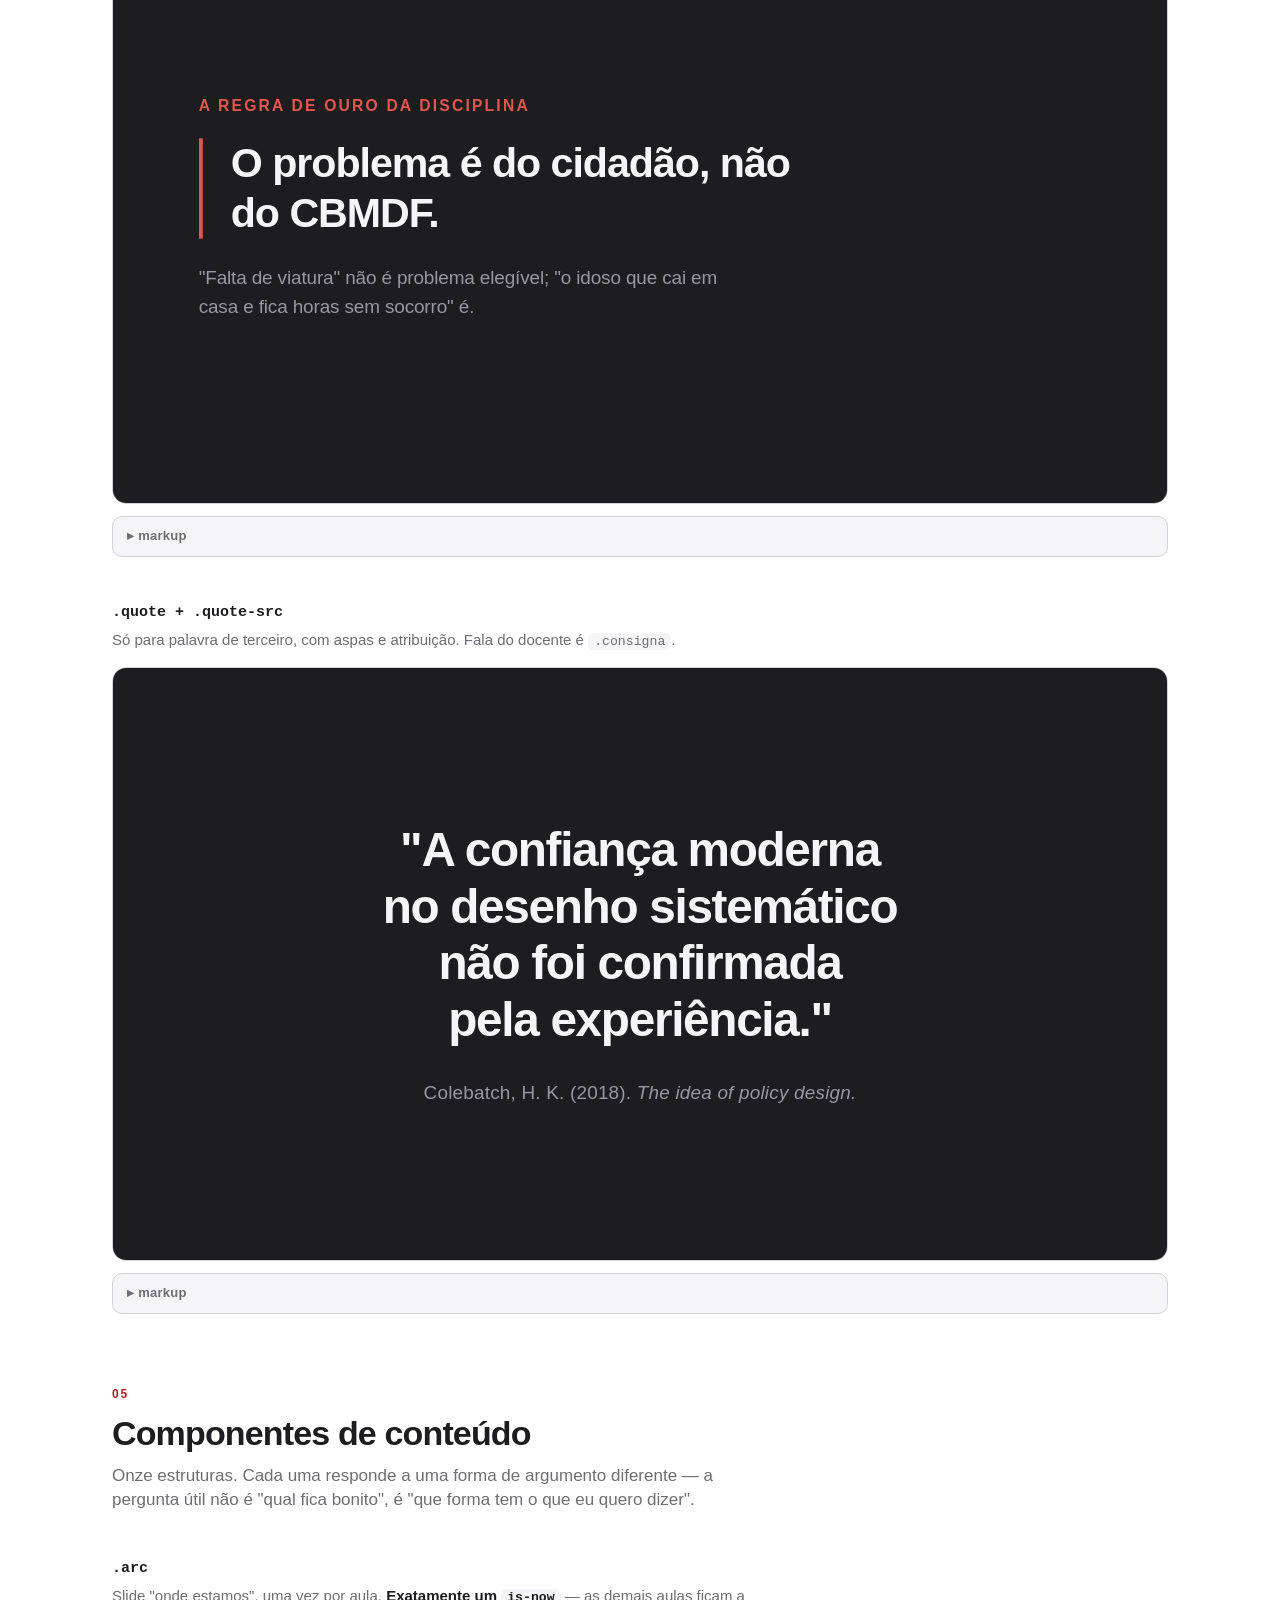
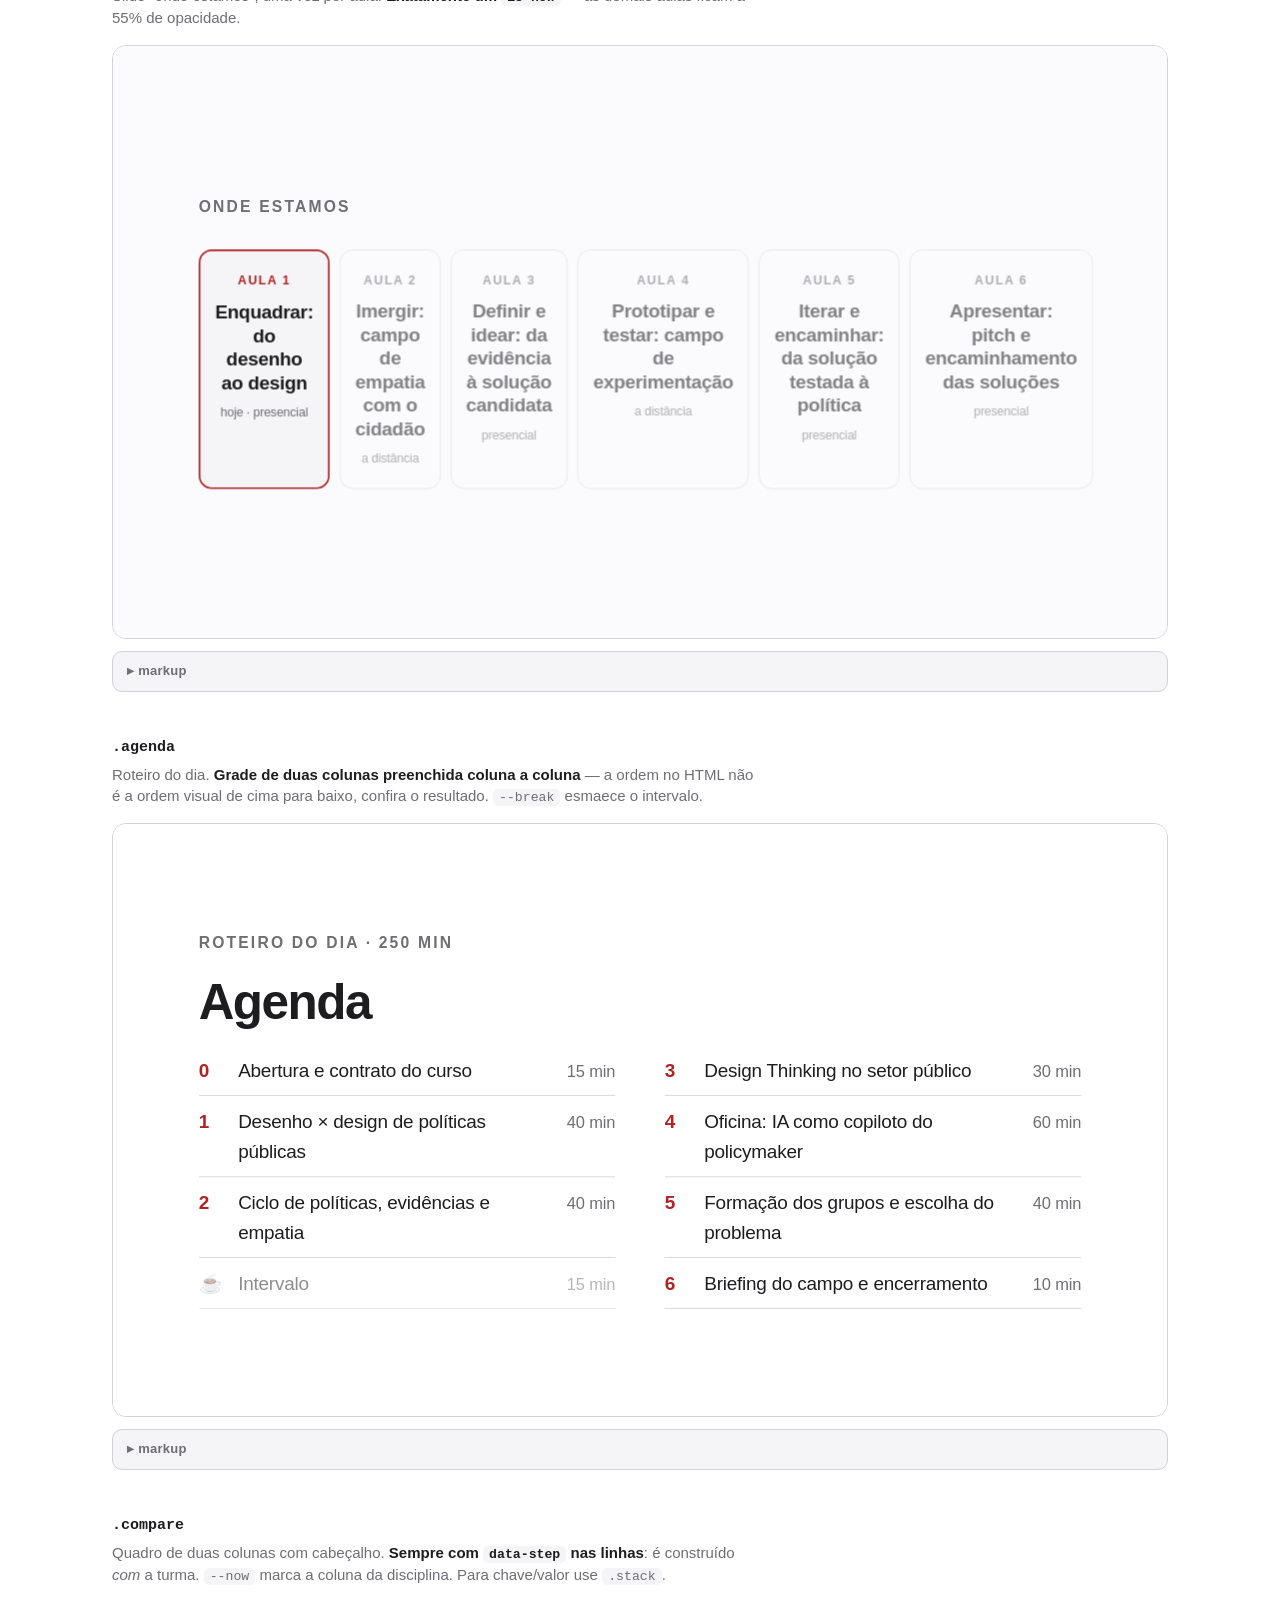
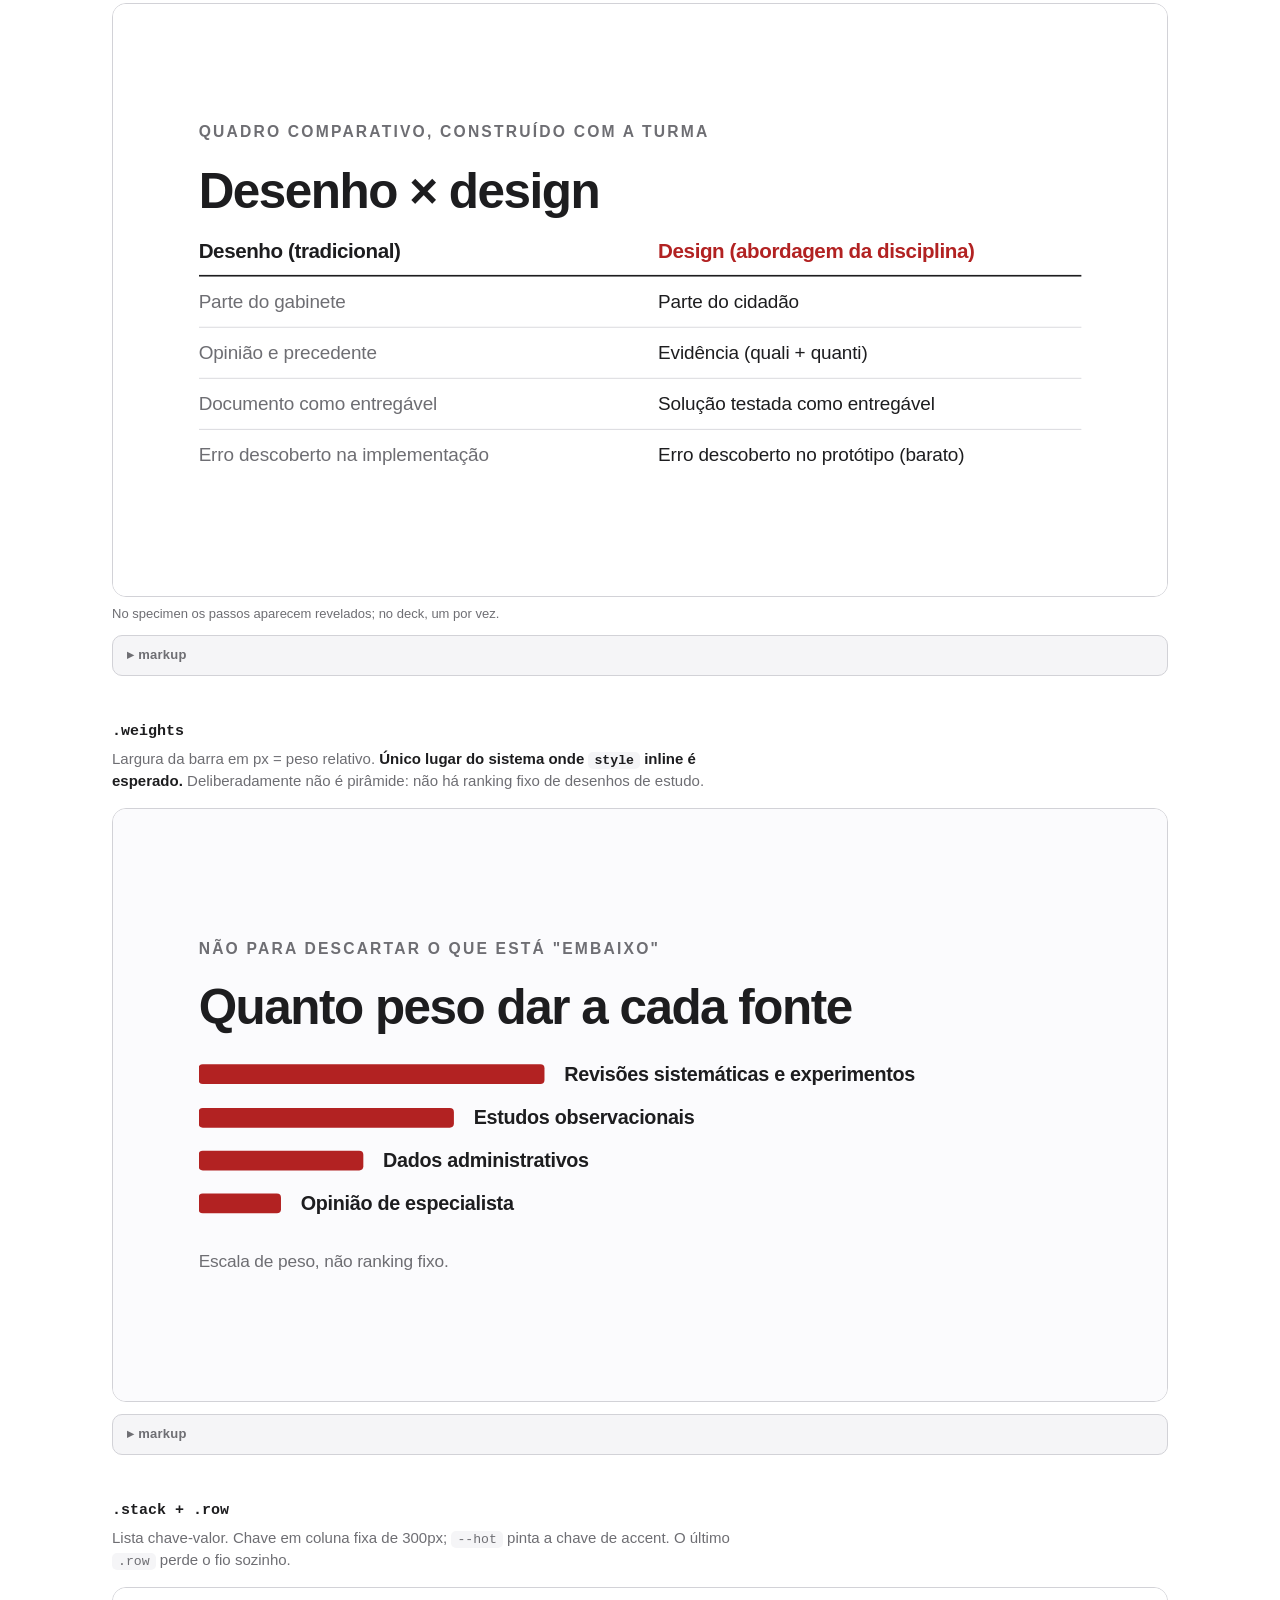
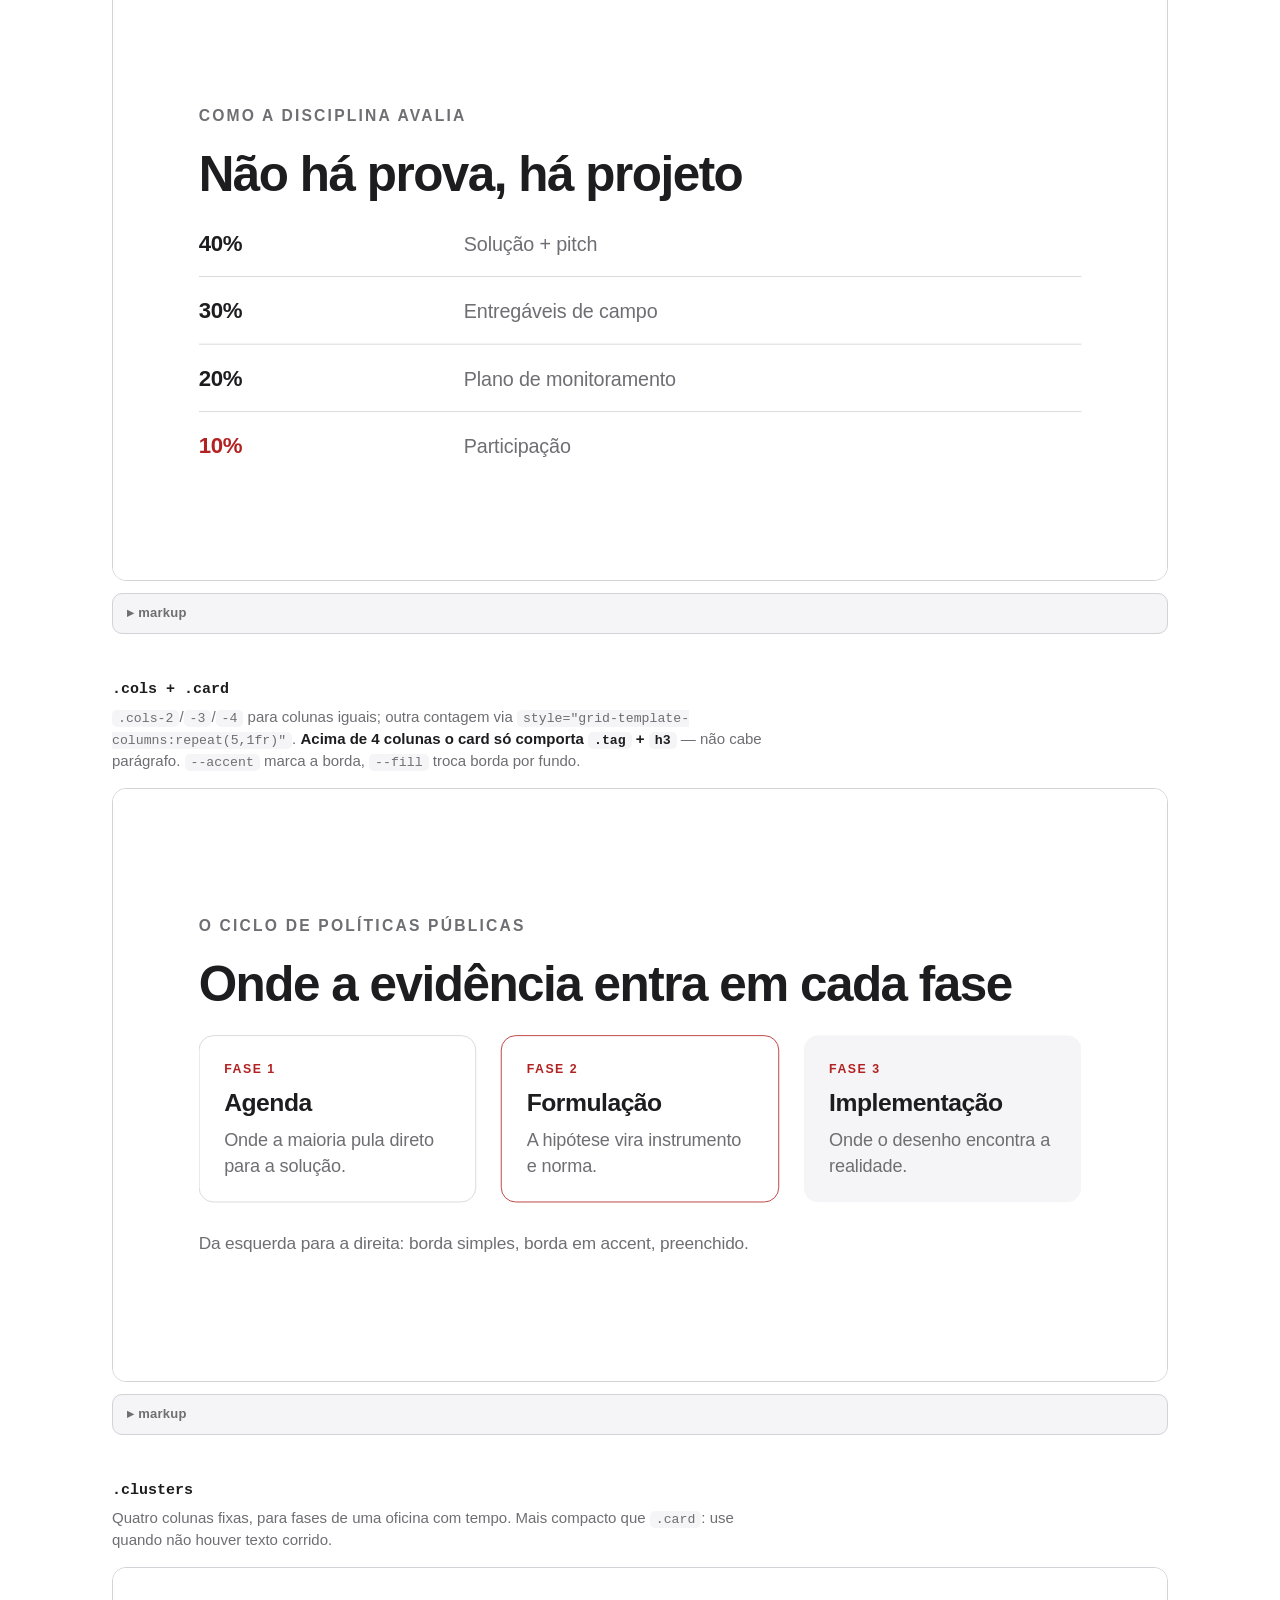
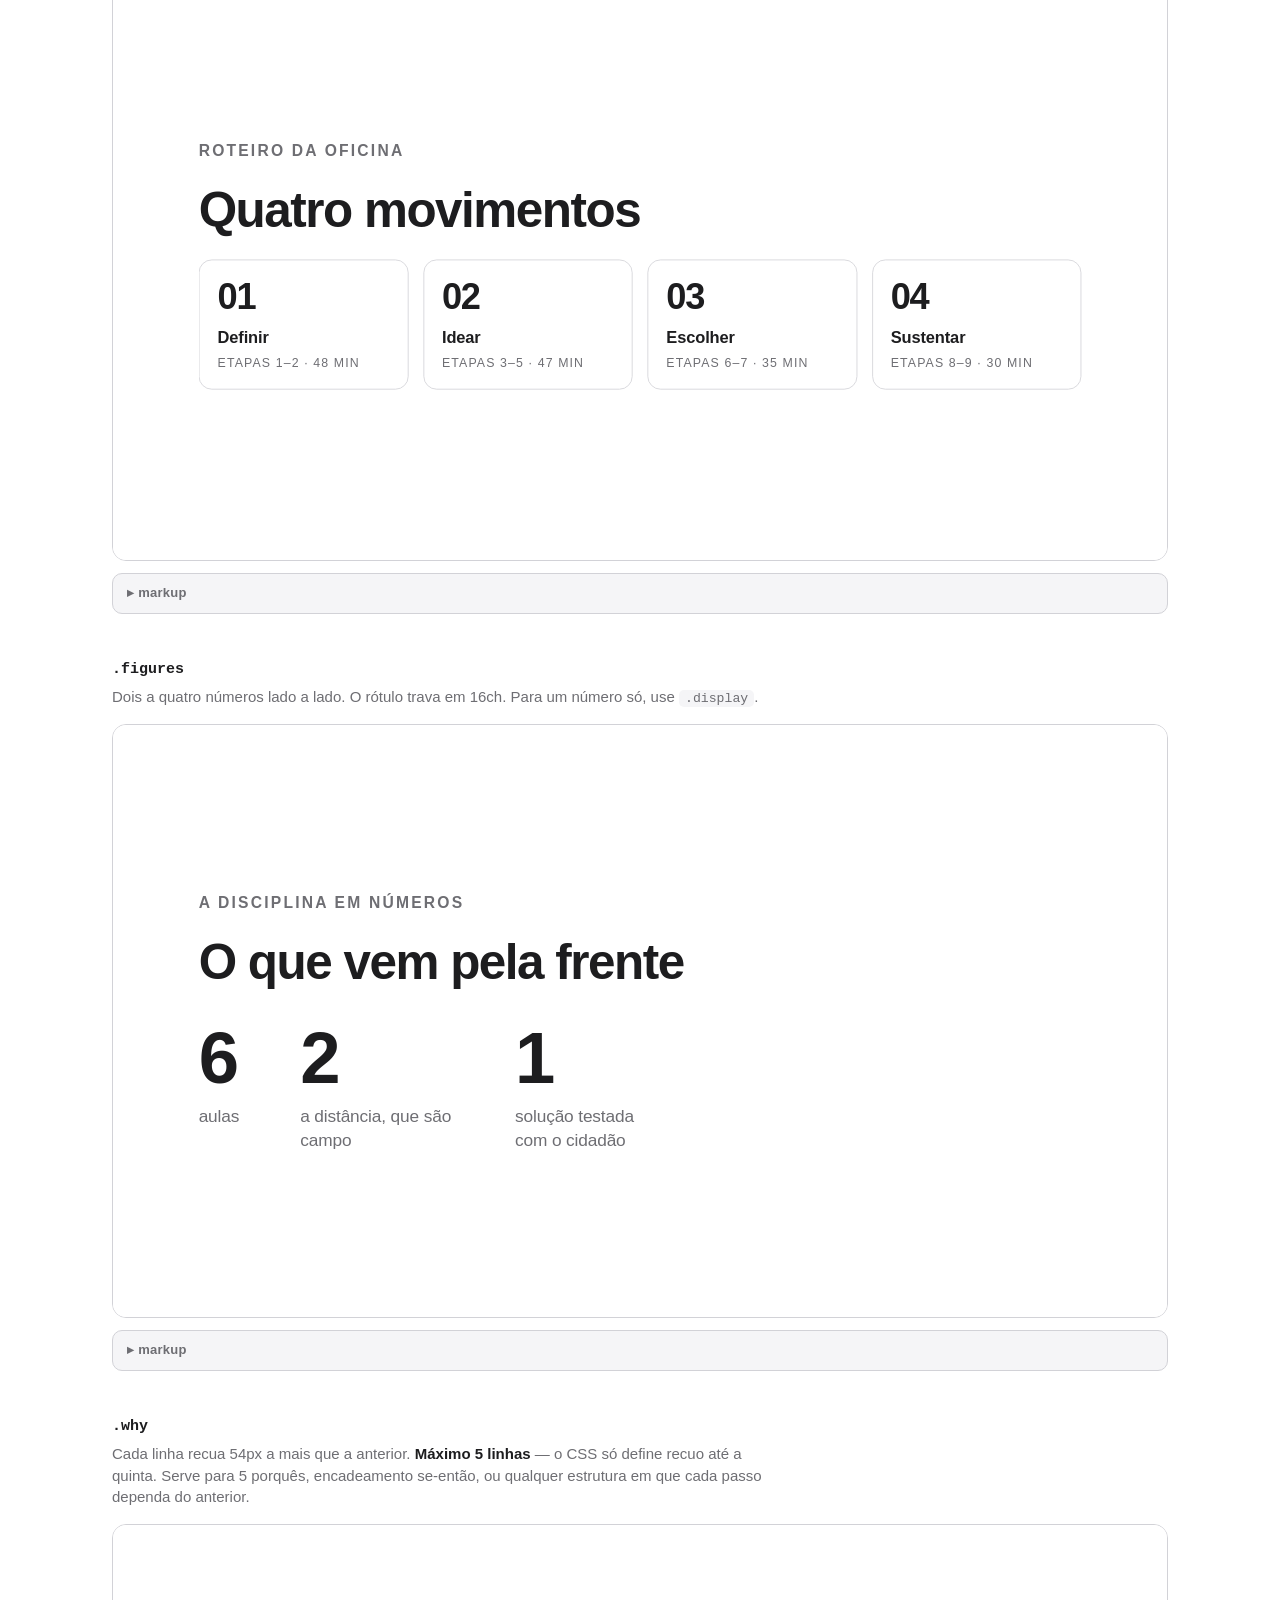
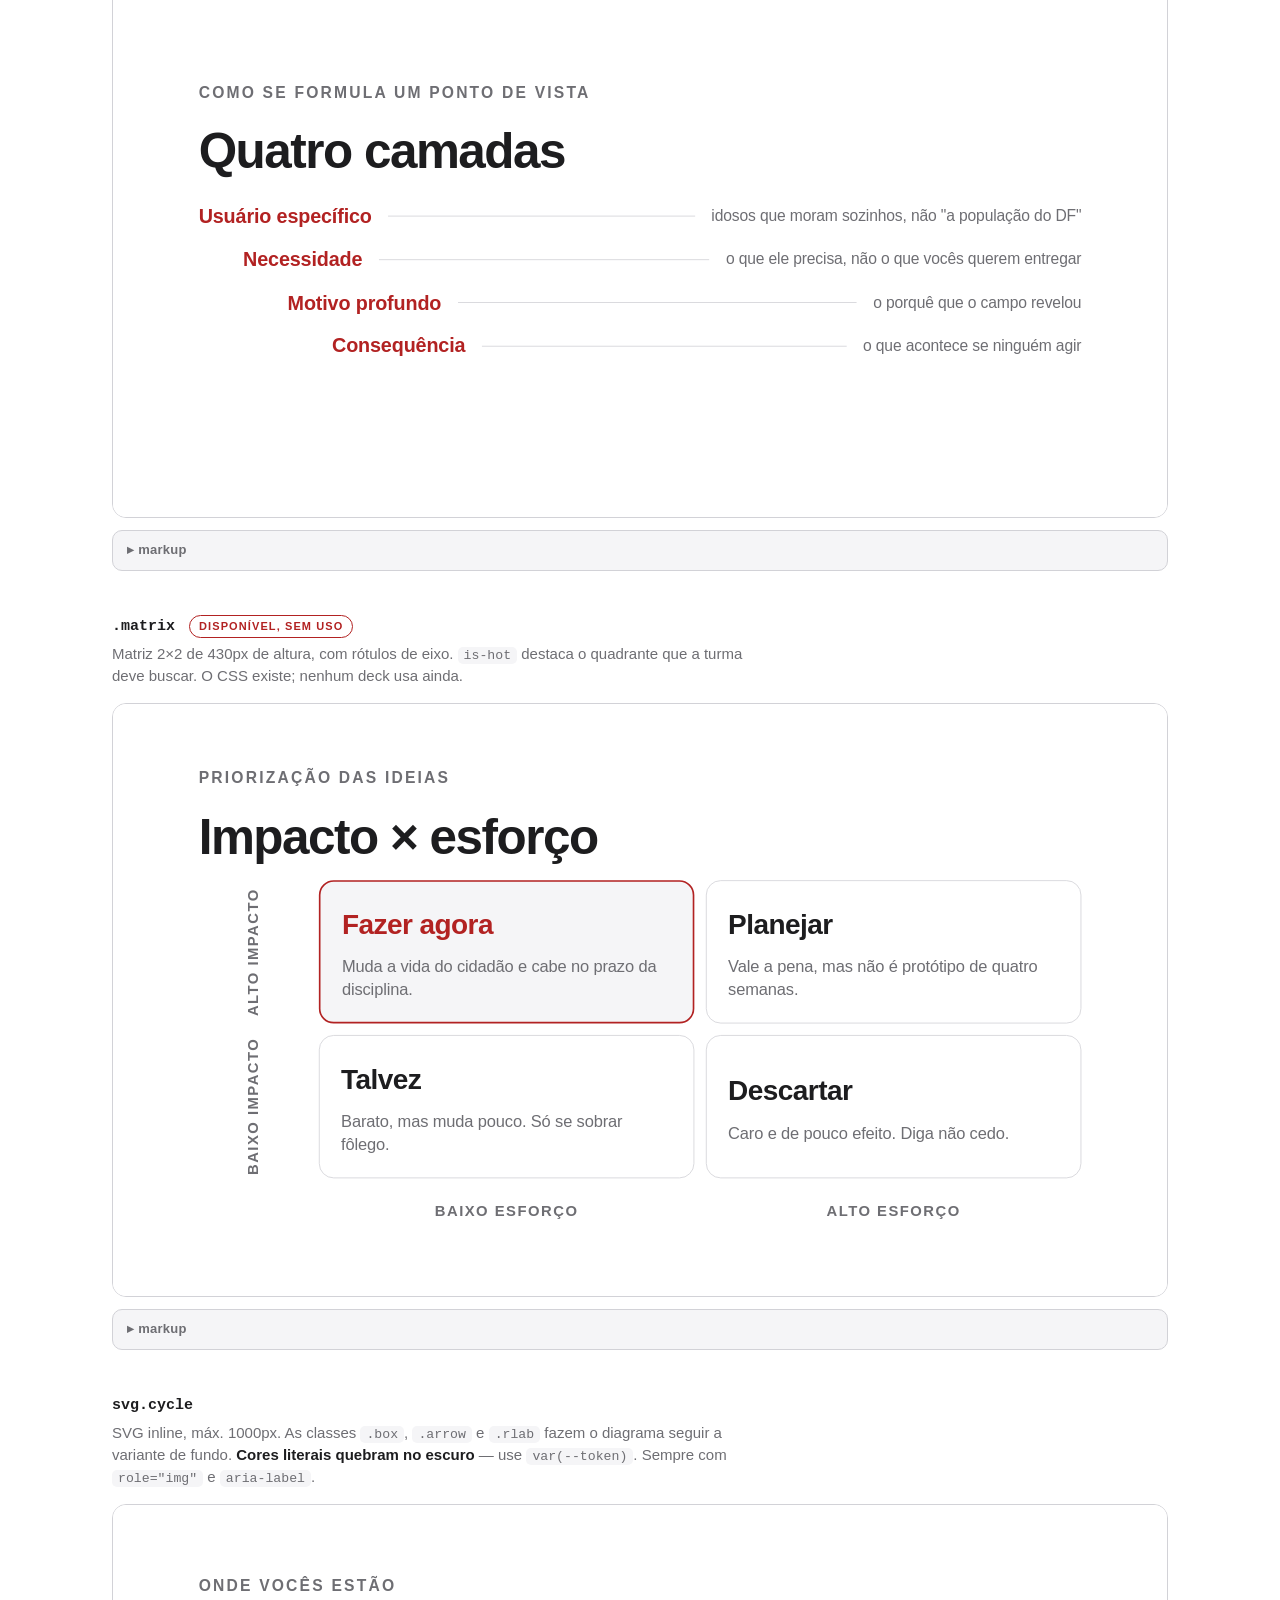
<file: docs/design-system/index.html>
<!doctype html>
<html lang="pt-BR">
<head>
<meta charset="UTF-8">
<meta name="viewport" content="width=device-width, initial-scale=1.0">
<title>Design system dos decks · Design de Políticas Públicas Baseadas em Evidências · CAEO/CEPED-CBMDF</title>
<meta name="description" content="Styleguide vivo do sistema visual dos decks da disciplina Design de Políticas Públicas Baseadas em Evidências — tokens, componentes e comportamento, renderizados em tamanho de projeção.">

<!-- A fonte da verdade. O styleguide nao redefine nada: ele demonstra. -->
<link rel="stylesheet" href="../assets/deck.css">

<style>
  /* =========================================================
     Chrome do styleguide.

     Vem DEPOIS de deck.css e desfaz o que o deck impoe ao
     documento (palco fixo, overflow oculto, fundo preto), porque
     aqui a pagina rola. Tudo com prefixo --sg- / .sg-, para nao
     colidir com os tokens dos slides: redefinir --accent no :root
     estragaria a renderizacao dos specimens claros.
     ========================================================= */

  :root {
    --sg-bg:   #ffffff;
    --sg-ink:  #1d1d1f;
    --sg-mute: #6e6e73;
    --sg-hair: #d2d2d7;
    --sg-chip: #f5f5f7;
    --sg-accent: #b22222;
    --sg-mono: ui-monospace, SFMono-Regular, Menlo, Consolas, "Liberation Mono", monospace;
  }

  @media (prefers-color-scheme: dark) {
    :root {
      --sg-bg:   #0b0b0d;
      --sg-ink:  #f5f5f7;
      --sg-mute: #98989d;
      --sg-hair: #2c2c2e;
      --sg-chip: #1c1c1e;
      --sg-accent: #e2564d;
    }
  }

  html, body {
    height: auto;
    overflow: visible;
    background: var(--sg-bg);
    color: var(--sg-ink);
    scroll-behavior: smooth;
  }

  body {
    font-size: 16px;
    line-height: 1.6;
    padding-bottom: 120px;
  }

  ::selection { background: var(--sg-accent); color: #fff; }

  .sg-wrap {
    max-width: 1120px;
    margin: 0 auto;
    padding: 0 32px;
  }

  /* ---------- cabecalho ---------- */

  .sg-top {
    position: sticky;
    top: 0;
    z-index: 10;
    background: var(--sg-bg);
    background: color-mix(in srgb, var(--sg-bg) 88%, transparent);
    backdrop-filter: saturate(180%) blur(18px);
    -webkit-backdrop-filter: saturate(180%) blur(18px);
    border-bottom: 1px solid var(--sg-hair);
  }

  .sg-top__in {
    max-width: 1120px;
    margin: 0 auto;
    padding: 12px 32px;
    display: flex;
    align-items: baseline;
    gap: 28px;
    flex-wrap: wrap;
  }

  .sg-top__name {
    font-size: 14px;
    font-weight: 650;
    letter-spacing: -.01em;
    white-space: nowrap;
  }

  .sg-nav {
    display: flex;
    gap: 18px;
    flex-wrap: wrap;
    font-size: 13px;
  }

  .sg-nav a {
    color: var(--sg-mute);
    text-decoration: none;
    letter-spacing: .02em;
  }

  .sg-nav a:hover { color: var(--sg-accent); }

  /* ---------- hero ---------- */

  .sg-hero { padding: 74px 0 54px; border-bottom: 1px solid var(--sg-hair); }

  .sg-hero__rule {
    width: 76px; height: 4px;
    background: var(--sg-accent);
    border-radius: 2px;
    margin-bottom: 30px;
  }

  .sg-hero h1 {
    font-size: 46px;
    line-height: 1.08;
    letter-spacing: -.03em;
    margin: 0 0 18px;
    max-width: 20ch;
  }

  .sg-hero p {
    font-size: 19px;
    line-height: 1.55;
    color: var(--sg-mute);
    max-width: 66ch;
    margin: 0 0 14px;
  }

  .sg-hero a { color: var(--sg-accent); }

  /* ---------- secoes ---------- */

  .sg-sec { padding: 62px 0 10px; }

  .sg-sec__n {
    font-size: 12px;
    font-weight: 650;
    letter-spacing: .16em;
    text-transform: uppercase;
    color: var(--sg-accent);
    margin: 0 0 10px;
  }

  .sg-sec > h2 {
    font-size: 34px;
    line-height: 1.12;
    letter-spacing: -.025em;
    margin: 0 0 12px;
  }

  .sg-sec > p:not(.sg-sec__n) {
    font-size: 17px;
    color: var(--sg-mute);
    max-width: 70ch;
    margin: 0 0 12px;
  }

  /* escopado ao chrome: dentro de .spec o markup e do deck, nao do styleguide */
  .sg-wrap code {
    font-family: var(--sg-mono);
    font-size: .88em;
    background: var(--sg-chip);
    border-radius: 5px;
    padding: 1px 6px;
  }

  .sg-code pre code {
    background: none;
    padding: 0;
    font-size: inherit;
  }

  /* ---------- specimen ---------- */

  .sg-item { margin-top: 44px; }

  .sg-item__head {
    display: flex;
    align-items: baseline;
    gap: 14px;
    flex-wrap: wrap;
    margin-bottom: 4px;
  }

  .sg-item__name {
    font-family: var(--sg-mono);
    font-size: 15px;
    font-weight: 600;
    color: var(--sg-ink);
  }

  .sg-item__tag {
    font-size: 11px;
    font-weight: 700;
    letter-spacing: .1em;
    text-transform: uppercase;
    color: var(--sg-mute);
    border: 1px solid var(--sg-hair);
    border-radius: 999px;
    padding: 2px 9px;
  }

  .sg-item__tag--unused { color: var(--sg-accent); border-color: currentColor; }

  .sg-item__use {
    font-size: 15px;
    color: var(--sg-mute);
    margin: 0 0 16px;
    max-width: 78ch;
  }

  .sg-item__use b { color: var(--sg-ink); font-weight: 600; }

  /* moldura do palco: 1280x720 reduzido para a largura da coluna */
  .spec {
    position: relative;
    width: 100%;
    aspect-ratio: 16 / 9;
    border: 1px solid var(--sg-hair);
    border-radius: 14px;
    overflow: hidden;
    background: #fff;
  }

  .spec__inner {
    position: absolute;
    left: 0; top: 0;
    width: 1280px;
    height: 720px;
    transform-origin: 0 0;
  }

  /* dentro da moldura o slide se comporta como no palco */
  .spec .slide { position: absolute; inset: 0; }

  .sg-grid2 { display: grid; grid-template-columns: 1fr 1fr; gap: 22px; }

  .sg-cap {
    font-size: 13px;
    color: var(--sg-mute);
    margin: 8px 0 0;
  }

  /* ---------- codigo ---------- */

  details.sg-code {
    margin-top: 12px;
    border: 1px solid var(--sg-hair);
    border-radius: 10px;
    background: var(--sg-chip);
  }

  details.sg-code > summary {
    cursor: pointer;
    padding: 9px 14px;
    font-size: 13px;
    font-weight: 600;
    color: var(--sg-mute);
    letter-spacing: .02em;
    list-style: none;
  }

  details.sg-code > summary::-webkit-details-marker { display: none; }
  details.sg-code > summary::before { content: "▸ "; }
  details.sg-code[open] > summary::before { content: "▾ "; }
  details.sg-code > summary:hover { color: var(--sg-accent); }

  .sg-code__body { position: relative; border-top: 1px solid var(--sg-hair); }

  .sg-code pre {
    margin: 0;
    padding: 16px 18px;
    overflow-x: auto;
    font-family: var(--sg-mono);
    font-size: 12.5px;
    line-height: 1.55;
    tab-size: 2;
  }

  .sg-copy {
    position: absolute;
    top: 10px; right: 12px;
    font: inherit;
    font-size: 11px;
    letter-spacing: .08em;
    text-transform: uppercase;
    font-weight: 650;
    color: var(--sg-mute);
    background: var(--sg-bg);
    border: 1px solid var(--sg-hair);
    border-radius: 6px;
    padding: 4px 10px;
    cursor: pointer;
  }

  .sg-copy:hover { color: var(--sg-accent); border-color: currentColor; }

  /* ---------- amostras de cor ---------- */

  .sg-swatches {
    display: grid;
    grid-template-columns: repeat(auto-fill, minmax(178px, 1fr));
    gap: 14px;
    margin-top: 24px;
  }

  .sg-sw {
    border: 1px solid var(--sg-hair);
    border-radius: 12px;
    overflow: hidden;
  }

  .sg-sw__chip { height: 78px; }

  .sg-sw__meta { padding: 11px 13px 13px; }

  .sg-sw__tok {
    font-family: var(--sg-mono);
    font-size: 13px;
    font-weight: 600;
  }

  .sg-sw__hex {
    font-family: var(--sg-mono);
    font-size: 12px;
    color: var(--sg-mute);
    text-transform: uppercase;
  }

  .sg-sw__role {
    font-size: 12.5px;
    color: var(--sg-mute);
    line-height: 1.4;
    margin-top: 6px;
  }

  /* ---------- tabelas ---------- */

  .sg-table {
    width: 100%;
    border-collapse: collapse;
    margin-top: 22px;
    font-size: 14.5px;
  }

  .sg-table th, .sg-table td {
    text-align: left;
    padding: 10px 14px 10px 0;
    border-bottom: 1px solid var(--sg-hair);
    vertical-align: top;
  }

  .sg-table th {
    font-size: 11px;
    letter-spacing: .12em;
    text-transform: uppercase;
    color: var(--sg-mute);
    font-weight: 650;
  }

  .sg-table td:first-child { font-family: var(--sg-mono); font-size: 13px; white-space: nowrap; }
  .sg-table td em { color: var(--sg-mute); font-style: normal; }

  /* ---------- avisos ---------- */

  .sg-note {
    border-left: 3px solid var(--sg-accent);
    padding: 2px 0 2px 18px;
    margin: 22px 0;
    font-size: 15px;
    color: var(--sg-mute);
    max-width: 74ch;
  }

  .sg-note b { color: var(--sg-ink); font-weight: 600; }

  /* ---------- rodape ---------- */

  .sg-foot {
    margin-top: 78px;
    padding-top: 30px;
    border-top: 1px solid var(--sg-hair);
    font-size: 14px;
    color: var(--sg-mute);
  }

  .sg-foot p { font-size: 14px; line-height: 1.6; margin: 0 0 6px; }

  .sg-foot a { color: var(--sg-accent); }

  .sg-btn {
    font: inherit;
    font-size: 13px;
    font-weight: 600;
    color: var(--sg-bg);
    background: var(--sg-accent);
    border: 0;
    border-radius: 8px;
    padding: 8px 16px;
    cursor: pointer;
    margin-top: 14px;
  }

  @media (max-width: 760px) {
    .sg-grid2 { grid-template-columns: 1fr; }
    .sg-wrap, .sg-top__in { padding-left: 20px; padding-right: 20px; }
  }
</style>
</head>

<body>

<header class="sg-top">
  <div class="sg-top__in">
    <div class="sg-top__name">Design system · decks da disciplina</div>
    <nav class="sg-nav">
      <a href="#fundamentos">Fundamentos</a>
      <a href="#cor">Cor</a>
      <a href="#tipografia">Tipografia</a>
      <a href="#slides">Slides</a>
      <a href="#conteudo">Conteúdo</a>
      <a href="#fontes">Fontes</a>
      <a href="#comportamento">Comportamento</a>
    </nav>
  </div>
</header>

<div class="sg-wrap">

  <section class="sg-hero">
    <div class="sg-hero__rule"></div>
    <h1>Design system dos decks da disciplina</h1>
    <p>
      Sistema visual e de comportamento comum às seis aulas de
      <strong>Design de Políticas Públicas Baseadas em Evidências</strong> —
      CAEO · CEPED/CBMDF.
    </p>
    <p>
      Tudo aqui é renderizado pelo próprio <code>../assets/deck.css</code>, no palco
      real de 1280×720 reduzido para caber na coluna. O que você vê é o que o
      projetor mostra. Esta página <b>demonstra</b>; ela não redefine nada.
    </p>
    <p>
      Leitura de apoio:
      <a href="README.md">README</a> (princípios e como criar uma aula) ·
      <a href="tokens.md">tokens.md</a> ·
      <a href="componentes.md">componentes.md</a> ·
      <a href="template-aula.html">template-aula.html</a>
    </p>
  </section>

  <!-- ==================================================== -->
  <section class="sg-sec" id="fundamentos">
    <p class="sg-sec__n">01</p>
    <h2>Fundamentos</h2>
    <p>
      Oito regras que estão codificadas no CSS, não são preferências avulsas.
      O detalhe de cada uma está no <a href="README.md">README</a>.
    </p>

    <table class="sg-table">
      <tr>
        <th style="width:210px">Regra</th>
        <th>Consequência prática</th>
      </tr>
      <tr>
        <td>Palco fixo 1280×720</td>
        <td>Você desenha para a projeção. Nada é responsivo: slide que só cabe diminuindo a fonte está errado.</td>
      </tr>
      <tr>
        <td>Um slide, uma ideia</td>
        <td>As larguras máximas (<em>21ch, 24ch, 26ch</em>) são o teste. Estourou? São duas ideias.</td>
      </tr>
      <tr>
        <td>Só tokens, nunca <code>#hex</code></td>
        <td>Componente que usa tokens funciona nas quatro variantes de fundo sem regra extra.</td>
      </tr>
      <tr>
        <td>Vermelho com parcimônia</td>
        <td>Um elemento em <code>--accent</code> por slide. Quatro elementos vermelhos = ênfase nenhuma.</td>
      </tr>
      <tr>
        <td>Contraste vence marca</td>
        <td>No escuro o accent vira <code>#e2564d</code>. É proposital — não desfaça.</td>
      </tr>
      <tr>
        <td>Nota mora no slide</td>
        <td><code>&lt;aside class="notes"&gt;</code> dentro da <code>&lt;section&gt;</code>. Nada dessincroniza.</td>
      </tr>
      <tr>
        <td>Sem build, sem rede</td>
        <td>Dois arquivos estáticos e HTML. <code>file://</code> funciona.</td>
      </tr>
      <tr>
        <td>Afirmação rastreável</td>
        <td>Comentário <code>R:</code>/<code>P:</code> no HTML, <code>.src</code> no slide, <code>.grade</code> quando o grau importa.</td>
      </tr>
    </table>
  </section>

  <!-- ==================================================== -->
  <section class="sg-sec" id="cor">
    <p class="sg-sec__n">02</p>
    <h2>Cor</h2>
    <p>
      Dois tokens globais e cinco de superfície que <b>cada variante de fundo
      reescreve</b>. É por isso que os componentes não precisam de regra por variante.
    </p>

    <div class="sg-swatches">
      <div class="sg-sw">
        <div class="sg-sw__chip" style="background:#b22222"></div>
        <div class="sg-sw__meta">
          <div class="sg-sw__tok">--accent</div>
          <div class="sg-sw__hex">#b22222</div>
          <div class="sg-sw__role">Vermelho bombeiro. Ênfase única por slide.</div>
        </div>
      </div>
      <div class="sg-sw">
        <div class="sg-sw__chip" style="background:#e2564d"></div>
        <div class="sg-sw__meta">
          <div class="sg-sw__tok">--accent <em>(escuro)</em></div>
          <div class="sg-sw__hex">#e2564d</div>
          <div class="sg-sw__role">Substituto em <code>--dark</code> e <code>--ink</code>: o #b22222 não passa contraste no projetor.</div>
        </div>
      </div>
      <div class="sg-sw">
        <div class="sg-sw__chip" style="background:#c99700"></div>
        <div class="sg-sw__meta">
          <div class="sg-sw__tok">--gold</div>
          <div class="sg-sw__hex">#c99700</div>
          <div class="sg-sw__role">Só o aviso do cronômetro. Nunca em conteúdo.</div>
        </div>
      </div>
      <div class="sg-sw">
        <div class="sg-sw__chip" style="background:#1d1d1f"></div>
        <div class="sg-sw__meta">
          <div class="sg-sw__tok">--ink</div>
          <div class="sg-sw__hex">#1d1d1f</div>
          <div class="sg-sw__role">Tinta principal. No escuro, #f5f5f7.</div>
        </div>
      </div>
      <div class="sg-sw">
        <div class="sg-sw__chip" style="background:#6e6e73"></div>
        <div class="sg-sw__meta">
          <div class="sg-sw__tok">--mute</div>
          <div class="sg-sw__hex">#6e6e73</div>
          <div class="sg-sw__role">Texto secundário, rótulos, fontes.</div>
        </div>
      </div>
      <div class="sg-sw">
        <div class="sg-sw__chip" style="background:#d2d2d7"></div>
        <div class="sg-sw__meta">
          <div class="sg-sw__tok">--hair</div>
          <div class="sg-sw__hex">#d2d2d7</div>
          <div class="sg-sw__role">Fios e bordas de 1px.</div>
        </div>
      </div>
      <div class="sg-sw">
        <div class="sg-sw__chip" style="background:#f5f5f7;border-bottom:1px solid #d2d2d7"></div>
        <div class="sg-sw__meta">
          <div class="sg-sw__tok">--chip</div>
          <div class="sg-sw__hex">#f5f5f7</div>
          <div class="sg-sw__role">Preenchimento sutil: card cheio, destaque.</div>
        </div>
      </div>
      <div class="sg-sw">
        <div class="sg-sw__chip" style="background:#ffffff;border-bottom:1px solid #d2d2d7"></div>
        <div class="sg-sw__meta">
          <div class="sg-sw__tok">--bg</div>
          <div class="sg-sw__hex">#ffffff</div>
          <div class="sg-sw__role">Fundo do slide. Varia por variante.</div>
        </div>
      </div>
    </div>

    <div class="sg-item">
      <div class="sg-item__head">
        <span class="sg-item__name">.slide · .slide--soft · .slide--dark · .slide--ink</span>
        <span class="sg-item__tag">4 variantes</span>
      </div>
      <p class="sg-item__use">
        O mesmo slide nas quatro variantes, sem uma linha de CSS adicional.
        <b>Padrão</b> para conteúdo comum · <b>soft</b> para respiro entre brancos ·
        <b>dark</b> para divisores e afirmações que param a sala ·
        <b>ink</b> para consigna e atividade: escuro sem o peso do divisor.
      </p>

      <div class="sg-grid2">
        <div>
          <div class="spec">
            <div class="spec__inner">
              <section class="slide current">
                <p class="eyebrow">Rótulo do slide</p>
                <h2 style="margin-bottom:20px">Título em duas linhas</h2>
                <p class="lead lead--wide">Subtítulo em <span class="accent">--mute</span>, com uma palavra em accent.</p>
                <p class="footnote">Nota de rodapé, o "mas" da afirmação.</p>
              </section>
            </div>
          </div>
          <p class="sg-cap"><code>.slide</code> — bg #ffffff</p>
        </div>
        <div>
          <div class="spec">
            <div class="spec__inner">
              <section class="slide slide--soft current">
                <p class="eyebrow">Rótulo do slide</p>
                <h2 style="margin-bottom:20px">Título em duas linhas</h2>
                <p class="lead lead--wide">Subtítulo em <span class="accent">--mute</span>, com uma palavra em accent.</p>
                <p class="footnote">Nota de rodapé, o "mas" da afirmação.</p>
              </section>
            </div>
          </div>
          <p class="sg-cap"><code>.slide--soft</code> — bg #fbfbfd</p>
        </div>
        <div>
          <div class="spec">
            <div class="spec__inner">
              <section class="slide slide--dark current">
                <p class="eyebrow">Rótulo do slide</p>
                <h2 style="margin-bottom:20px">Título em duas linhas</h2>
                <p class="lead lead--wide">Subtítulo em <span class="accent">--mute</span>, com uma palavra em accent.</p>
                <p class="footnote">Nota de rodapé, o "mas" da afirmação.</p>
              </section>
            </div>
          </div>
          <p class="sg-cap"><code>.slide--dark</code> — bg #000000, accent clareado</p>
        </div>
        <div>
          <div class="spec">
            <div class="spec__inner">
              <section class="slide slide--ink current">
                <p class="eyebrow">Rótulo do slide</p>
                <h2 style="margin-bottom:20px">Título em duas linhas</h2>
                <p class="lead lead--wide">Subtítulo em <span class="accent">--mute</span>, com uma palavra em accent.</p>
                <p class="footnote">Nota de rodapé, o "mas" da afirmação.</p>
              </section>
            </div>
          </div>
          <p class="sg-cap"><code>.slide--ink</code> — bg #1d1d1f, accent clareado</p>
        </div>
      </div>

      <div class="sg-note">
        <b>.slide--center é ortogonal.</b> Centraliza e alinha ao centro; combina com
        qualquer uma das quatro.
      </div>
    </div>
  </section>

  <!-- ==================================================== -->
  <section class="sg-sec" id="tipografia">
    <p class="sg-sec__n">03</p>
    <h2>Tipografia</h2>
    <p>
      Uma família só — pilha de fontes de sistema, sem webfont, sem rede. Texto
      grande fecha o espacejamento; micro-rótulo em maiúsculas abre. A escala
      completa está em <a href="tokens.md">tokens.md</a>.
    </p>

    <div class="sg-item">
      <div class="sg-item__head"><span class="sg-item__name">escala em uso</span></div>
      <p class="sg-item__use">Do maior ao menor, nos tamanhos reais do palco.</p>
      <div class="spec">
        <div class="spec__inner">
          <section class="slide current" style="justify-content:flex-start;padding-top:52px">
            <p class="display" style="font-size:78px">104 · .display</p>
            <h1 style="font-size:66px;margin-top:12px">92 · h1 de capa</h1>
            <p class="statement" style="font-size:50px;max-width:none;margin-top:14px">68 · .statement</p>
            <h2 style="font-size:44px;margin:14px 0 0">60 · h2 de slide</h2>
            <p class="lead" style="font-size:30px;max-width:none;margin-top:14px">33 · .lead — subtítulo explicativo</p>
            <p style="margin-top:12px">27 · p — corpo do slide</p>
            <p class="footnote" style="margin-top:12px">21 · .footnote — ressalva</p>
            <p class="eyebrow" style="margin:14px 0 0">19 · .eyebrow, maiúsculas, +.14em</p>
          </section>
        </div>
      </div>
      <p class="sg-cap">Tamanhos reduzidos neste specimen para caber os oito degraus num slide só; os valores reais estão no rótulo.</p>
    </div>
  </section>

  <!-- ==================================================== -->
  <section class="sg-sec" id="slides">
    <p class="sg-sec__n">04</p>
    <h2>Slides estruturais</h2>
    <p>Os formatos que dão ritmo ao deck: capa, divisor de bloco, afirmação, consigna, citação.</p>

    <div class="sg-item">
      <div class="sg-item__head"><span class="sg-item__name">capa</span></div>
      <p class="sg-item__use"><b>Uma por deck.</b> O traço <code>.rule</code> tem 76×4px e se centraliza sozinho em <code>.slide--center</code>.</p>
      <div class="spec"><div class="spec__inner">
        <section class="slide current">
          <div class="rule"></div>
          <p class="eyebrow">Aula 1</p>
          <h1>Design de Políticas Públicas Baseadas em Evidências</h1>
          <p class="cover-meta">Ten-Cel. Muniz</p>
        </section>
      </div></div>
      <details class="sg-code"><summary>markup</summary><div class="sg-code__body"><button class="sg-copy">copiar</button><pre><code data-src></code></pre></div></details>
    </div>

    <div class="sg-item">
      <div class="sg-item__head"><span class="sg-item__name">divisor de bloco</span></div>
      <p class="sg-item__use"><b>Um por bloco, sempre <code>.slide--dark</code>.</b> Número com dois dígitos. <code>.divider-goal</code> é opcional e traz um fio acima.</p>
      <div class="spec"><div class="spec__inner">
        <section class="slide slide--dark current">
          <p class="divider-num">01</p>
          <p class="divider-title">Desenho × design<br />de políticas públicas</p>
          <p class="divider-time">40 min</p>
          <p class="divider-goal">Formato: exercício provocador (15 min) + exposição dialogada (25 min).</p>
        </section>
      </div></div>
      <details class="sg-code"><summary>markup</summary><div class="sg-code__body"><button class="sg-copy">copiar</button><pre><code data-src></code></pre></div></details>
    </div>

    <div class="sg-item">
      <div class="sg-item__head"><span class="sg-item__name">.statement</span></div>
      <p class="sg-item__use">A conclusão que a turma leva para casa. Ocupa o slide sozinha, trava em 21ch. <b>Uma ou duas palavras em accent</b>, nunca a frase toda. Para explicar um conceito, use <code>h2</code> + <code>.lead</code>.</p>
      <div class="spec"><div class="spec__inner">
        <section class="slide slide--dark slide--center current">
          <p class="statement">
            O "baseadas em evidências" do nome é o que impede o design de virar
            <span class="accent">achismo criativo</span>.
          </p>
        </section>
      </div></div>
      <details class="sg-code"><summary>markup</summary><div class="sg-code__body"><button class="sg-copy">copiar</button><pre><code data-src></code></pre></div></details>
    </div>

    <div class="sg-item">
      <div class="sg-item__head"><span class="sg-item__name">.consigna + .consigna-note</span></div>
      <p class="sg-item__use">O que o docente <b>diz</b>, não o que a turma lê. Barra vermelha à esquerda. <b>Statement é conclusão; consigna é instrução.</b> <code>.consigna--center</code> remove a barra.</p>
      <div class="spec"><div class="spec__inner">
        <section class="slide slide--ink current">
          <p class="eyebrow eyebrow--accent">A regra de ouro da disciplina</p>
          <p class="consigna">O problema é do cidadão, não do CBMDF.</p>
          <p class="consigna-note">
            "Falta de viatura" não é problema elegível; "o idoso que cai em casa e
            fica horas sem socorro" é.
          </p>
        </section>
      </div></div>
      <details class="sg-code"><summary>markup</summary><div class="sg-code__body"><button class="sg-copy">copiar</button><pre><code data-src></code></pre></div></details>
    </div>

    <div class="sg-item">
      <div class="sg-item__head"><span class="sg-item__name">.quote + .quote-src</span></div>
      <p class="sg-item__use">Só para palavra de terceiro, com aspas e atribuição. Fala do docente é <code>.consigna</code>.</p>
      <div class="spec"><div class="spec__inner">
        <section class="slide slide--ink slide--center current">
          <p class="quote">"A confiança moderna no desenho sistemático não foi confirmada pela experiência."</p>
          <p class="quote-src">Colebatch, H. K. (2018). <em>The idea of policy design.</em></p>
        </section>
      </div></div>
      <details class="sg-code"><summary>markup</summary><div class="sg-code__body"><button class="sg-copy">copiar</button><pre><code data-src></code></pre></div></details>
    </div>
  </section>

  <!-- ==================================================== -->
  <section class="sg-sec" id="conteudo">
    <p class="sg-sec__n">05</p>
    <h2>Componentes de conteúdo</h2>
    <p>
      Onze estruturas. Cada uma responde a uma forma de argumento diferente — a
      pergunta útil não é "qual fica bonito", é "que forma tem o que eu quero dizer".
    </p>

    <div class="sg-item">
      <div class="sg-item__head"><span class="sg-item__name">.arc</span></div>
      <p class="sg-item__use">Slide "onde estamos", uma vez por aula. <b>Exatamente um <code>is-now</code></b> — as demais aulas ficam a 55% de opacidade.</p>
      <div class="spec"><div class="spec__inner">
        <section class="slide slide--soft current">
          <p class="eyebrow">Onde estamos</p>
          <div class="arc">
            <div class="arc__step is-now">
              <div class="arc__n">Aula 1</div>
              <div class="arc__t">Enquadrar: do desenho ao design</div>
              <div class="arc__mode">hoje · presencial</div>
            </div>
            <div class="arc__step">
              <div class="arc__n">Aula 2</div>
              <div class="arc__t">Imergir: campo de empatia com o cidadão</div>
              <div class="arc__mode">a distância</div>
            </div>
            <div class="arc__step">
              <div class="arc__n">Aula 3</div>
              <div class="arc__t">Definir e idear: da evidência à solução candidata</div>
              <div class="arc__mode">presencial</div>
            </div>
            <div class="arc__step">
              <div class="arc__n">Aula 4</div>
              <div class="arc__t">Prototipar e testar: campo de experimentação</div>
              <div class="arc__mode">a distância</div>
            </div>
            <div class="arc__step">
              <div class="arc__n">Aula 5</div>
              <div class="arc__t">Iterar e encaminhar: da solução testada à política</div>
              <div class="arc__mode">presencial</div>
            </div>
            <div class="arc__step">
              <div class="arc__n">Aula 6</div>
              <div class="arc__t">Apresentar: pitch e encaminhamento das soluções</div>
              <div class="arc__mode">presencial</div>
            </div>
          </div>
        </section>
      </div></div>
      <details class="sg-code"><summary>markup</summary><div class="sg-code__body"><button class="sg-copy">copiar</button><pre><code data-src></code></pre></div></details>
    </div>

    <div class="sg-item">
      <div class="sg-item__head"><span class="sg-item__name">.agenda</span></div>
      <p class="sg-item__use">Roteiro do dia. <b>Grade de duas colunas preenchida coluna a coluna</b> — a ordem no HTML não é a ordem visual de cima para baixo, confira o resultado. <code>--break</code> esmaece o intervalo.</p>
      <div class="spec"><div class="spec__inner">
        <section class="slide current">
          <p class="eyebrow">Roteiro do dia · 250 min</p>
          <h2 style="margin-bottom:22px">Agenda</h2>
          <div class="agenda">
            <div class="agenda__i"><div class="agenda__n">0</div><div class="agenda__t">Abertura e contrato do curso</div><div class="agenda__d">15 min</div></div>
            <div class="agenda__i"><div class="agenda__n">3</div><div class="agenda__t">Design Thinking no setor público</div><div class="agenda__d">30 min</div></div>
            <div class="agenda__i"><div class="agenda__n">1</div><div class="agenda__t">Desenho × design de políticas públicas</div><div class="agenda__d">40 min</div></div>
            <div class="agenda__i"><div class="agenda__n">4</div><div class="agenda__t">Oficina: IA como copiloto do policymaker</div><div class="agenda__d">60 min</div></div>
            <div class="agenda__i"><div class="agenda__n">2</div><div class="agenda__t">Ciclo de políticas, evidências e empatia</div><div class="agenda__d">40 min</div></div>
            <div class="agenda__i"><div class="agenda__n">5</div><div class="agenda__t">Formação dos grupos e escolha do problema</div><div class="agenda__d">40 min</div></div>
            <div class="agenda__i agenda__i--break"><div class="agenda__n">☕</div><div class="agenda__t">Intervalo</div><div class="agenda__d">15 min</div></div>
            <div class="agenda__i"><div class="agenda__n">6</div><div class="agenda__t">Briefing do campo e encerramento</div><div class="agenda__d">10 min</div></div>
          </div>
        </section>
      </div></div>
      <details class="sg-code"><summary>markup</summary><div class="sg-code__body"><button class="sg-copy">copiar</button><pre><code data-src></code></pre></div></details>
    </div>

    <div class="sg-item">
      <div class="sg-item__head"><span class="sg-item__name">.compare</span></div>
      <p class="sg-item__use">Quadro de duas colunas com cabeçalho. <b>Sempre com <code>data-step</code> nas linhas</b>: é construído <em>com</em> a turma. <code>--now</code> marca a coluna da disciplina. Para chave/valor use <code>.stack</code>.</p>
      <div class="spec"><div class="spec__inner">
        <section class="slide current">
          <p class="eyebrow">Quadro comparativo, construído com a turma</p>
          <h2 style="margin-bottom:26px">Desenho × design</h2>
          <div class="compare">
            <div class="compare__row compare__row--head">
              <div class="compare__head">Desenho (tradicional)</div>
              <div class="compare__head compare__head--now">Design (abordagem da disciplina)</div>
            </div>
            <div class="compare__row" data-step>
              <div class="compare__cell">Parte do gabinete</div>
              <div class="compare__cell compare__cell--now">Parte do cidadão</div>
            </div>
            <div class="compare__row" data-step>
              <div class="compare__cell">Opinião e precedente</div>
              <div class="compare__cell compare__cell--now">Evidência (quali + quanti)</div>
            </div>
            <div class="compare__row" data-step>
              <div class="compare__cell">Documento como entregável</div>
              <div class="compare__cell compare__cell--now">Solução testada como entregável</div>
            </div>
            <div class="compare__row" data-step>
              <div class="compare__cell">Erro descoberto na implementação</div>
              <div class="compare__cell compare__cell--now">Erro descoberto no protótipo (barato)</div>
            </div>
          </div>
        </section>
      </div></div>
      <p class="sg-cap">No specimen os passos aparecem revelados; no deck, um por vez.</p>
      <details class="sg-code"><summary>markup</summary><div class="sg-code__body"><button class="sg-copy">copiar</button><pre><code data-src></code></pre></div></details>
    </div>

    <div class="sg-item">
      <div class="sg-item__head"><span class="sg-item__name">.weights</span></div>
      <p class="sg-item__use">Largura da barra em px = peso relativo. <b>Único lugar do sistema onde <code>style</code> inline é esperado.</b> Deliberadamente não é pirâmide: não há ranking fixo de desenhos de estudo.</p>
      <div class="spec"><div class="spec__inner">
        <section class="slide slide--soft current">
          <p class="eyebrow">Não para descartar o que está "embaixo"</p>
          <h2 style="margin-bottom:30px">Quanto peso dar a cada fonte</h2>
          <div class="weights">
            <div class="weight"><div class="weight__bar" style="width:420px"></div><div class="weight__label">Revisões sistemáticas e experimentos</div></div>
            <div class="weight"><div class="weight__bar" style="width:310px"></div><div class="weight__label">Estudos observacionais</div></div>
            <div class="weight"><div class="weight__bar" style="width:200px"></div><div class="weight__label">Dados administrativos</div></div>
            <div class="weight"><div class="weight__bar" style="width:100px"></div><div class="weight__label">Opinião de especialista</div></div>
          </div>
          <p class="footnote">Escala de peso, não ranking fixo.</p>
        </section>
      </div></div>
      <details class="sg-code"><summary>markup</summary><div class="sg-code__body"><button class="sg-copy">copiar</button><pre><code data-src></code></pre></div></details>
    </div>

    <div class="sg-item">
      <div class="sg-item__head"><span class="sg-item__name">.stack + .row</span></div>
      <p class="sg-item__use">Lista chave-valor. Chave em coluna fixa de 300px; <code>--hot</code> pinta a chave de accent. O último <code>.row</code> perde o fio sozinho.</p>
      <div class="spec"><div class="spec__inner">
        <section class="slide current">
          <p class="eyebrow">Como a disciplina avalia</p>
          <h2 style="margin-bottom:30px">Não há prova, há projeto</h2>
          <div class="stack">
            <div class="row"><div class="row__key">40%</div><div class="row__val">Solução + pitch</div></div>
            <div class="row"><div class="row__key">30%</div><div class="row__val">Entregáveis de campo</div></div>
            <div class="row"><div class="row__key">20%</div><div class="row__val">Plano de monitoramento</div></div>
            <div class="row row--hot"><div class="row__key">10%</div><div class="row__val">Participação</div></div>
          </div>
        </section>
      </div></div>
      <details class="sg-code"><summary>markup</summary><div class="sg-code__body"><button class="sg-copy">copiar</button><pre><code data-src></code></pre></div></details>
    </div>

    <div class="sg-item">
      <div class="sg-item__head"><span class="sg-item__name">.cols + .card</span></div>
      <p class="sg-item__use"><code>.cols-2</code>/<code>-3</code>/<code>-4</code> para colunas iguais; outra contagem via <code>style="grid-template-columns:repeat(5,1fr)"</code>. <b>Acima de 4 colunas o card só comporta <code>.tag</code> + <code>h3</code></b> — não cabe parágrafo. <code>--accent</code> marca a borda, <code>--fill</code> troca borda por fundo.</p>
      <div class="spec"><div class="spec__inner">
        <section class="slide current">
          <p class="eyebrow">O ciclo de políticas públicas</p>
          <h2 style="margin-bottom:30px">Onde a evidência entra em cada fase</h2>
          <div class="cols cols-3">
            <div class="card"><span class="tag">Fase 1</span><h3>Agenda</h3><p>Onde a maioria pula direto para a solução.</p></div>
            <div class="card card--accent"><span class="tag">Fase 2</span><h3>Formulação</h3><p>A hipótese vira instrumento e norma.</p></div>
            <div class="card card--fill"><span class="tag">Fase 3</span><h3>Implementação</h3><p>Onde o desenho encontra a realidade.</p></div>
          </div>
          <p class="footnote">Da esquerda para a direita: borda simples, borda em accent, preenchido.</p>
        </section>
      </div></div>
      <details class="sg-code"><summary>markup</summary><div class="sg-code__body"><button class="sg-copy">copiar</button><pre><code data-src></code></pre></div></details>
    </div>

    <div class="sg-item">
      <div class="sg-item__head"><span class="sg-item__name">.clusters</span></div>
      <p class="sg-item__use">Quatro colunas fixas, para fases de uma oficina com tempo. Mais compacto que <code>.card</code>: use quando não houver texto corrido.</p>
      <div class="spec"><div class="spec__inner">
        <section class="slide current">
          <p class="eyebrow">Roteiro da oficina</p>
          <h2 style="margin-bottom:28px">Quatro movimentos</h2>
          <div class="clusters">
            <div class="cluster"><div class="cluster__n">01</div><div class="cluster__name">Definir</div><div class="cluster__unit">Etapas 1–2 · 48 min</div></div>
            <div class="cluster"><div class="cluster__n">02</div><div class="cluster__name">Idear</div><div class="cluster__unit">Etapas 3–5 · 47 min</div></div>
            <div class="cluster"><div class="cluster__n">03</div><div class="cluster__name">Escolher</div><div class="cluster__unit">Etapas 6–7 · 35 min</div></div>
            <div class="cluster"><div class="cluster__n">04</div><div class="cluster__name">Sustentar</div><div class="cluster__unit">Etapas 8–9 · 30 min</div></div>
          </div>
        </section>
      </div></div>
      <details class="sg-code"><summary>markup</summary><div class="sg-code__body"><button class="sg-copy">copiar</button><pre><code data-src></code></pre></div></details>
    </div>

    <div class="sg-item">
      <div class="sg-item__head"><span class="sg-item__name">.figures</span></div>
      <p class="sg-item__use">Dois a quatro números lado a lado. O rótulo trava em 16ch. Para um número só, use <code>.display</code>.</p>
      <div class="spec"><div class="spec__inner">
        <section class="slide current">
          <p class="eyebrow">A disciplina em números</p>
          <h2 style="margin-bottom:34px">O que vem pela frente</h2>
          <div class="figures">
            <div><div class="figure__n">6</div><div class="figure__l">aulas</div></div>
            <div><div class="figure__n">2</div><div class="figure__l">a distância, que são campo</div></div>
            <div><div class="figure__n">1</div><div class="figure__l">solução testada com o cidadão</div></div>
          </div>
        </section>
      </div></div>
      <details class="sg-code"><summary>markup</summary><div class="sg-code__body"><button class="sg-copy">copiar</button><pre><code data-src></code></pre></div></details>
    </div>

    <div class="sg-item">
      <div class="sg-item__head"><span class="sg-item__name">.why</span></div>
      <p class="sg-item__use">Cada linha recua 54px a mais que a anterior. <b>Máximo 5 linhas</b> — o CSS só define recuo até a quinta. Serve para 5 porquês, encadeamento se-então, ou qualquer estrutura em que cada passo dependa do anterior.</p>
      <div class="spec"><div class="spec__inner">
        <section class="slide current">
          <p class="eyebrow">Como se formula um ponto de vista</p>
          <h2 style="margin-bottom:28px">Quatro camadas</h2>
          <div class="why">
            <div class="why__row"><div class="why__q">Usuário específico</div><div class="why__line"></div><div class="why__tag">idosos que moram sozinhos, não "a população do DF"</div></div>
            <div class="why__row"><div class="why__q">Necessidade</div><div class="why__line"></div><div class="why__tag">o que ele precisa, não o que vocês querem entregar</div></div>
            <div class="why__row"><div class="why__q">Motivo profundo</div><div class="why__line"></div><div class="why__tag">o porquê que o campo revelou</div></div>
            <div class="why__row"><div class="why__q">Consequência</div><div class="why__line"></div><div class="why__tag">o que acontece se ninguém agir</div></div>
          </div>
        </section>
      </div></div>
      <details class="sg-code"><summary>markup</summary><div class="sg-code__body"><button class="sg-copy">copiar</button><pre><code data-src></code></pre></div></details>
    </div>

    <div class="sg-item">
      <div class="sg-item__head">
        <span class="sg-item__name">.matrix</span>
        <span class="sg-item__tag sg-item__tag--unused">disponível, sem uso</span>
      </div>
      <p class="sg-item__use">Matriz 2×2 de 430px de altura, com rótulos de eixo. <code>is-hot</code> destaca o quadrante que a turma deve buscar. O CSS existe; nenhum deck usa ainda.</p>
      <div class="spec"><div class="spec__inner">
        <section class="slide current">
          <p class="eyebrow">Priorização das ideias</p>
          <h2 style="margin-bottom:20px">Impacto × esforço</h2>
          <div class="matrix">
            <div class="matrix__ylab">Alto impacto</div>
            <div class="matrix__cell is-hot"><div class="matrix__verb">Fazer agora</div><div class="matrix__desc">Muda a vida do cidadão e cabe no prazo da disciplina.</div></div>
            <div class="matrix__cell"><div class="matrix__verb">Planejar</div><div class="matrix__desc">Vale a pena, mas não é protótipo de quatro semanas.</div></div>
            <div class="matrix__ylab">Baixo impacto</div>
            <div class="matrix__cell"><div class="matrix__verb">Talvez</div><div class="matrix__desc">Barato, mas muda pouco. Só se sobrar fôlego.</div></div>
            <div class="matrix__cell"><div class="matrix__verb">Descartar</div><div class="matrix__desc">Caro e de pouco efeito. Diga não cedo.</div></div>
            <div class="matrix__corner"></div>
            <div class="matrix__xlab">Baixo esforço</div>
            <div class="matrix__xlab">Alto esforço</div>
          </div>
        </section>
      </div></div>
      <details class="sg-code"><summary>markup</summary><div class="sg-code__body"><button class="sg-copy">copiar</button><pre><code data-src></code></pre></div></details>
    </div>

    <div class="sg-item">
      <div class="sg-item__head"><span class="sg-item__name">svg.cycle</span></div>
      <p class="sg-item__use">
        SVG inline, máx. 1000px. As classes <code>.box</code>, <code>.arrow</code> e
        <code>.rlab</code> fazem o diagrama seguir a variante de fundo.
        <b>Cores literais quebram no escuro</b> — use <code>var(--token)</code>. Sempre com
        <code>role="img"</code> e <code>aria-label</code>.
      </p>
      <div class="spec"><div class="spec__inner">
        <section class="slide current">
          <p class="eyebrow">Onde vocês estão</p>
          <h2 style="margin-bottom:10px">O Duplo Diamante</h2>
          <svg class="cycle" viewBox="0 0 900 380" role="img" aria-label="Duplo Diamante: primeiro diamante sobre o problema, com Descobrir e Definir; segundo diamante sobre a solução, com Idear e Escolher">
            <text x="215" y="30" font-size="16" font-weight="700" text-anchor="middle" fill="var(--mute)" letter-spacing="2">1º DIAMANTE · O PROBLEMA</text>
            <text x="675" y="30" font-size="16" font-weight="700" text-anchor="middle" fill="var(--mute)" letter-spacing="2">2º DIAMANTE · A SOLUÇÃO</text>
            <path class="box" d="M 30,190 L 215,80 L 400,190 L 215,300 Z" />
            <path class="box" d="M 490,190 L 675,80 L 860,190 L 675,300 Z" />
            <line x1="215" y1="80" x2="215" y2="300" stroke="var(--hair)" stroke-width="1.5" stroke-dasharray="6 6" />
            <line x1="675" y1="80" x2="675" y2="300" stroke="var(--hair)" stroke-width="1.5" stroke-dasharray="6 6" />
            <path class="arrow" d="M 400,190 L 480,190" />
            <polygon points="490,190 474,182 474,198" style="fill:var(--accent)" />
            <text x="127" y="196" font-size="19" font-weight="650" text-anchor="middle">DESCOBRIR</text>
            <text x="308" y="196" font-size="19" font-weight="650" text-anchor="middle">DEFINIR</text>
            <text x="585" y="196" font-size="19" font-weight="650" text-anchor="middle">IDEAR</text>
            <text x="765" y="196" font-size="19" font-weight="650" text-anchor="middle">ESCOLHER</text>
            <text x="127" y="332" font-size="16" text-anchor="middle" fill="var(--mute)">abrir</text>
            <text x="308" y="332" font-size="16" text-anchor="middle" fill="var(--mute)">fechar</text>
            <text x="585" y="332" font-size="16" text-anchor="middle" fill="var(--mute)">abrir</text>
            <text x="765" y="332" font-size="16" text-anchor="middle" fill="var(--mute)">fechar</text>
          </svg>
        </section>
      </div></div>
      <details class="sg-code"><summary>markup</summary><div class="sg-code__body"><button class="sg-copy">copiar</button><pre><code data-src></code></pre></div></details>
    </div>
  </section>

  <!-- ==================================================== -->
  <section class="sg-sec" id="fontes">
    <p class="sg-sec__n">06</p>
    <h2>Fonte e sustentação</h2>
    <p>
      A disciplina é "baseada em evidências", então o deck carrega a fonte junto da
      afirmação. Toda afirmação que a turma possa citar depois leva <code>.src</code>.
    </p>

    <div class="sg-item">
      <div class="sg-item__head"><span class="sg-item__name">.src + .grade</span></div>
      <p class="sg-item__use">
        <b>O vermelho aqui sinaliza cautela, não força.</b> É a inversão deliberada do
        significado usual: o que precisa de atenção em sala é o frágil, não o sólido.
      </p>
      <div class="spec"><div class="spec__inner">
        <section class="slide slide--center current">
          <p class="statement">
            Policy design é simultaneamente substantivo e verbo — resultado e processo.
          </p>
          <p class="src" style="text-align:left">
            <span class="grade grade--forte">FORTE · 3/3 votos</span>
            Howlett, M. &amp; Lejano, R. P. (2013). <em>Tales From the Crypt: The Rise
            and Fall (and Rebirth?) of Policy Design.</em> Administration &amp; Society.
          </p>
        </section>
      </div></div>
      <details class="sg-code"><summary>markup</summary><div class="sg-code__body"><button class="sg-copy">copiar</button><pre><code data-src></code></pre></div></details>

      <table class="sg-table">
        <tr><th style="width:190px">Classe</th><th style="width:120px">Cor</th><th>Significado</th></tr>
        <tr><td>.grade--forte</td><td><em>--ink</em></td><td>Verificado, sem refutação.</td></tr>
        <tr><td>.grade--moderado</td><td><em>--mute</em></td><td>Confirma o tema, não o argumento.</td></tr>
        <tr><td>.grade--fraco</td><td><em>--accent</em></td><td>Fonte fraca — cautela ao citar.</td></tr>
        <tr><td>.grade--nao</td><td><em>--accent</em></td><td>Atribuição não confere com a fonte.</td></tr>
      </table>

      <div class="sg-note">
        <b>Convenções de comentário no HTML.</b>
        <code>&lt;!-- R:105 --&gt;</code> liga o slide à linha do roteiro docente ·
        <code>&lt;!-- P:30 --&gt;</code> liga a afirmação à linha do arquivo de pesquisa ·
        <code>&lt;!-- LACUNA: ... --&gt;</code> marca o que falta e por quê.
      </div>
    </div>
  </section>

  <!-- ==================================================== -->
  <section class="sg-sec" id="comportamento">
    <p class="sg-sec__n">07</p>
    <h2>Comportamento</h2>
    <p>
      O motor é <code>../assets/deck.js</code>. Ele lê a ordem dos <code>.slide</code>,
      monta a visão geral e controla passos, cronômetros e overlays.
    </p>

    <div class="sg-item">
      <div class="sg-item__head"><span class="sg-item__name">.timer</span></div>
      <p class="sg-item__use">
        <code>data-t</code> em <b>minutos</b>. Ancorado no canto inferior direito,
        alinhado ao padding do slide. Teclas: <code>T</code> inicia/pausa,
        <code>R</code> zera, <code>+</code>/<code>−</code> ajustam 30s — e ajustam o
        total, para que <code>R</code> volte ao valor corrigido em sala. O estado é por
        slide e sobrevive à navegação.
      </p>
      <div class="spec"><div class="spec__inner">
        <section class="slide slide--ink current">
          <p class="eyebrow eyebrow--accent">Atividade · "O documento resolve?"</p>
          <p class="consigna">
            Que problema do cidadão essa política resolve? Como sabemos se está funcionando?
          </p>
          <p class="consigna-note">5 min de discussão por ilha, 5 min de plenária.</p>
          <div class="timer" data-t="5">
            <div class="timer__time">05:00</div>
            <div class="timer__hint">T inicia · R zera</div>
          </div>
        </section>
      </div></div>
      <p class="sg-cap">Estático aqui: sem <code>deck.js</code>, o cronômetro não corre.</p>
      <details class="sg-code"><summary>markup</summary><div class="sg-code__body"><button class="sg-copy">copiar</button><pre><code data-src></code></pre></div></details>

      <table class="sg-table">
        <tr><th style="width:190px">Estado</th><th style="width:170px">Classe (automática)</th><th>Cor</th></tr>
        <tr><td>Parado</td><td>—</td><td><em>--mute</em></td></tr>
        <tr><td>Correndo</td><td>.is-running</td><td><em>--ink</em></td></tr>
        <tr><td>Último minuto</td><td>.is-warning</td><td><em>--gold</em> #c99700</td></tr>
        <tr><td>Esgotado</td><td>.is-done</td><td><em>--accent</em>, piscando</td></tr>
      </table>
    </div>

    <div class="sg-item">
      <div class="sg-item__head"><span class="sg-item__name">[data-step] e a animação de entrada</span></div>
      <p class="sg-item__use">
        Filhos diretos do slide sobem escalonados (<code>rise</code>, .78s, atraso de
        .07s cada, até o sexto). Elementos com <code>data-step</code> ficam fora dessa
        entrada e são revelados um a um com <code>→</code>.
        <b>Três ou quatro passos por slide é o teto útil.</b>
      </p>
      <button class="sg-btn" id="sg-replay">Reproduzir a animação</button>
      <div class="spec" style="margin-top:14px"><div class="spec__inner">
        <section class="slide current" id="sg-motion">
          <p class="eyebrow">Revelação progressiva</p>
          <h2 style="margin-bottom:26px">Um passo por vez</h2>
          <div class="stack">
            <div class="row" data-step><div class="row__key">Passo 1</div><div class="row__val">Aparece ao primeiro avanço.</div></div>
            <div class="row" data-step><div class="row__key">Passo 2</div><div class="row__val">Ao segundo.</div></div>
            <div class="row" data-step><div class="row__key">Passo 3</div><div class="row__val">Ao terceiro. O quarto avanço troca de slide.</div></div>
          </div>
        </section>
      </div></div>
    </div>

    <div class="sg-item">
      <div class="sg-item__head"><span class="sg-item__name">chrome fixo e atalhos</span></div>
      <p class="sg-item__use">
        Os blocos abaixo ficam <b>fora</b> do <code>#stage</code> e são idênticos em todo
        deck — copie do <a href="template-aula.html">template-aula.html</a>. Os
        <code>id</code> são lidos por <code>deck.js</code> na carga: faltando um, o motor quebra.
      </p>
      <table class="sg-table">
        <tr><th style="width:130px">Elemento</th><th style="width:80px">Tecla</th><th>Papel</th></tr>
        <tr><td>#progress</td><td>—</td><td>Barra de progresso no topo (2px, accent). Vai <b>antes</b> do <code>#stage</code>.</td></tr>
        <tr><td>#hud</td><td>—</td><td>Rodapé: bloco corrente (<code>data-hud</code>) e contagem de slides.</td></tr>
        <tr><td>#notes</td><td>P</td><td>Gaveta com o conteúdo do <code>&lt;aside class="notes"&gt;</code> do slide.</td></tr>
        <tr><td>#overview</td><td>O</td><td>Grade de todos os slides, clicável.</td></tr>
        <tr><td>#help</td><td>? / H</td><td>Tabela de atalhos.</td></tr>
        <tr><td>#blackout</td><td>B</td><td>Tela preta para prender a atenção da sala.</td></tr>
      </table>
      <div class="sg-note">
        <b>Se um slide aparece como "—" na visão geral</b>, falta nele um
        <code>h1</code>, <code>h2</code>, <code>.statement</code>, <code>.quote</code>,
        <code>.consigna</code>, <code>.display</code> ou <code>.divider-title</code> —
        é dessa lista que <code>deck.js</code> tira o título.
      </div>
      <div class="sg-note">
        <b>Impressão.</b> <code>Ctrl+P</code> → um slide por página, paisagem, gráficos de
        fundo ativados. Todos os <code>[data-step]</code> são revelados, o movimento é
        desligado e o chrome, escondido.
      </div>
    </div>
  </section>

  <footer class="sg-foot">
    <p>
      Fonte da verdade: <a href="../assets/deck.css">../assets/deck.css</a> ·
      <a href="../assets/deck.js">../assets/deck.js</a>.
      Mudou o CSS? Atualize este styleguide junto.
    </p>
    <p>
      Decks em produção:
      <a href="../aula-01/index.html">Aula 1</a> ·
      <a href="../aula-03/index.html">Aula 3</a>
    </p>
  </footer>

</div>

<script>
(function () {
  'use strict';

  /* ---------- escala das molduras ----------
     Mesma conta do deck.js, só que por moldura em vez de por janela. */

  var specs = Array.prototype.slice.call(document.querySelectorAll('.spec'));

  function fit() {
    specs.forEach(function (spec) {
      var inner = spec.querySelector('.spec__inner');
      if (!inner) return;
      inner.style.transform = 'scale(' + (spec.clientWidth / 1280) + ')';
    });
  }

  window.addEventListener('resize', fit);

  /* ---------- passos revelados ----------
     No styleguide não há navegação, então todo [data-step] entra revelado.
     No deck, o .shown vem do deck.js, um por vez. */

  function revealSteps(root) {
    Array.prototype.forEach.call(
      root.querySelectorAll('[data-step]'),
      function (el) { el.classList.add('shown'); }
    );
  }

  revealSteps(document);

  /* ---------- markup gerado do próprio specimen ----------
     Serializar o DOM em vez de manter um snippet à parte: o código
     mostrado não tem como divergir do que está renderizado acima dele. */

  function dedent(src) {
    var lines = src.replace(/\t/g, '  ').split('\n');
    var min = Infinity;
    lines.slice(1).forEach(function (l) {
      if (!l.trim()) return;
      min = Math.min(min, l.match(/^ */)[0].length);
    });
    if (!isFinite(min)) min = 0;
    return lines.map(function (l, i) {
      return i === 0 ? l : l.slice(min);
    }).join('\n').trim();
  }

  document.querySelectorAll('.sg-item').forEach(function (item) {
    var slide = item.querySelector('.spec .slide');
    var code = item.querySelector('code[data-src]');
    if (!slide || !code) return;

    var clone = slide.cloneNode(true);
    clone.classList.remove('current');
    Array.prototype.forEach.call(clone.querySelectorAll('.shown'), function (el) {
      el.classList.remove('shown');
      if (!el.className) el.removeAttribute('class');
    });
    code.textContent = dedent(clone.outerHTML);
  });

  /* ---------- copiar ---------- */

  document.querySelectorAll('.sg-copy').forEach(function (btn) {
    btn.addEventListener('click', function () {
      var code = btn.parentElement.querySelector('code');
      if (!code || !navigator.clipboard) return;
      navigator.clipboard.writeText(code.textContent).then(function () {
        var old = btn.textContent;
        btn.textContent = 'copiado';
        setTimeout(function () { btn.textContent = old; }, 1400);
      });
    });
  });

  /* ---------- reproduzir a animação de entrada ---------- */

  var replay = document.getElementById('sg-replay');
  var motion = document.getElementById('sg-motion');

  if (replay && motion) {
    replay.addEventListener('click', function () {
      var steps = motion.querySelectorAll('[data-step]');
      motion.classList.remove('current');
      Array.prototype.forEach.call(steps, function (el) { el.classList.remove('shown'); });

      // força o reflow, senão o navegador agrupa remove+add e nada anima
      void motion.offsetWidth;

      motion.classList.add('current');
      Array.prototype.forEach.call(steps, function (el, i) {
        setTimeout(function () { el.classList.add('shown'); }, 700 + i * 550);
      });
    });
  }

  fit();
})();
</script>

</body>
</html>
</file>
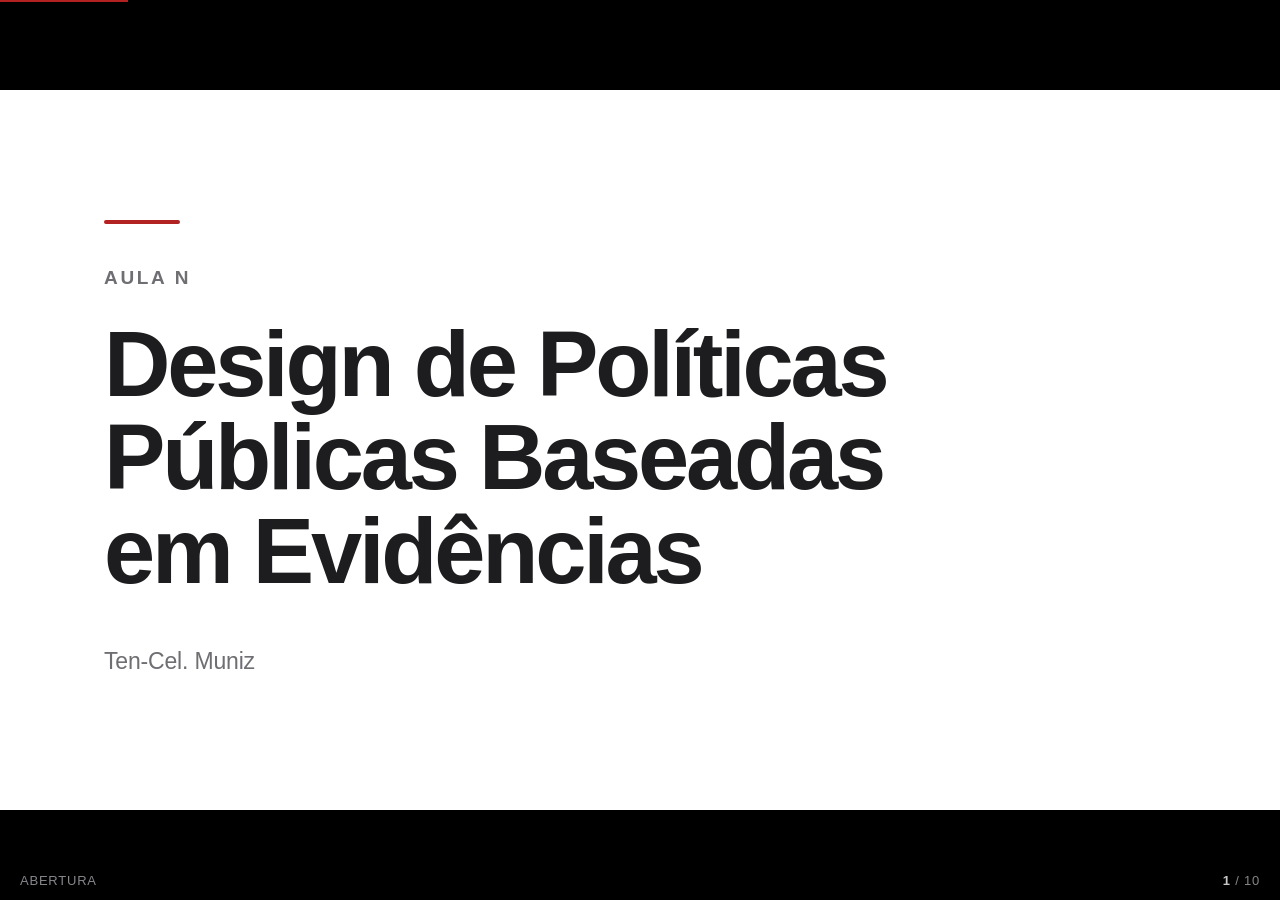
<file: docs/design-system/template-aula.html>
<!doctype html>
<!--
  ============================================================================
  TEMPLATE DE DECK · Design de Políticas Públicas Baseadas em Evidências
  CAEO · CEPED/CBMDF

  Como usar:
    1. cp docs/design-system/template-aula.html docs/aula-0N/index.html
       (os caminhos ../assets/ continuam válidos: as duas pastas estão
        um nível abaixo de docs/)
    2. Ajuste <title>, <meta description> e a capa.
    3. Mova is-now para o .arc__step da aula.
    4. Monte a agenda, depois um divisor por bloco.
    5. Copie os componentes do styleguide: docs/design-system/index.html

  Convenções de comentário:
    R:105        em comentario HTML: linha do roteiro docente que originou o slide
    P:30         em comentario HTML: linha do arquivo de pesquisa que sustenta a afirmação
    LACUNA: ...  em comentario HTML: o que falta e por quê

  Regras que este template já respeita — não as desfaça:
    · palco fixo de 1280x720, nada responsivo
    · nenhuma cor literal: só tokens e classes do sistema
    · no máximo um elemento em --accent por slide
    · data-hud preenchido em toda <section>
  ============================================================================
-->
<html lang="pt-br">
  <head>
    <meta charset="UTF-8" />
    <meta name="viewport" content="width=device-width, initial-scale=1.0" />
    <title>
      Aula N · TÍTULO DA AULA · Design de Políticas Públicas Baseadas em Evidências · CAEO/CEPED-CBMDF
    </title>
    <meta
      name="description"
      content="Slides da Aula N da disciplina Design de Políticas Públicas Baseadas em Evidências do CAEO/CEPED-CBMDF."
    />
    <link rel="stylesheet" href="../assets/deck.css" />
  </head>

  <body>
    <!-- barra de progresso: vem antes do palco -->
    <div id="progress"></div>

    <div id="stage">
      <!-- ============================================================
             ABERTURA
             ============================================================ -->

      <section class="slide" data-hud="Abertura">
        <div class="rule"></div>
        <p class="eyebrow">Aula N</p>
        <h1>Design de Políticas Públicas Baseadas em Evidências</h1>
        <p class="cover-meta">Ten-Cel. Muniz</p>
        <aside class="notes">
          <p><strong>Objetivos de aprendizagem</strong>: ao final, o aluno deve ser capaz de:</p>
          <p>1. …</p>
          <p><strong>Entregável da aula</strong>: …</p>
        </aside>
      </section>

      <!-- Onde estamos: mova is-now para a aula corrente. Exatamente um. -->
      <section class="slide slide--soft" data-hud="Abertura">
        <p class="eyebrow">Onde estamos</p>
        <div class="arc">
          <div class="arc__step">
            <div class="arc__n">Aula 1</div>
            <div class="arc__t">Enquadrar: do desenho ao design</div>
            <div class="arc__mode">presencial</div>
          </div>
          <div class="arc__step">
            <div class="arc__n">Aula 2</div>
            <div class="arc__t">Imergir: campo de empatia com o cidadão</div>
            <div class="arc__mode">a distância</div>
          </div>
          <div class="arc__step">
            <div class="arc__n">Aula 3</div>
            <div class="arc__t">Definir e idear: da evidência à solução candidata</div>
            <div class="arc__mode">presencial</div>
          </div>
          <div class="arc__step">
            <div class="arc__n">Aula 4</div>
            <div class="arc__t">Prototipar e testar: campo de experimentação</div>
            <div class="arc__mode">a distância</div>
          </div>
          <div class="arc__step">
            <div class="arc__n">Aula 5</div>
            <div class="arc__t">Iterar e encaminhar: da solução testada à política implementável</div>
            <div class="arc__mode">presencial</div>
          </div>
          <div class="arc__step">
            <div class="arc__n">Aula 6</div>
            <div class="arc__t">Apresentar: pitch e encaminhamento das soluções</div>
            <div class="arc__mode">presencial</div>
          </div>
        </div>
        <aside class="notes">
          <p>Situe a aula no arco: 4 presenciais, 2 a distância que são campo, não EAD passivo.</p>
        </aside>
      </section>

      <!-- Agenda: grade de 2 colunas preenchida COLUNA A COLUNA.
           A ordem no HTML não é a ordem visual de cima para baixo — confira. -->
      <section class="slide" data-hud="Abertura">
        <p class="eyebrow">Roteiro do dia · 000 min</p>
        <h2 style="margin-bottom:22px">Agenda</h2>
        <div class="agenda">
          <div class="agenda__i">
            <div class="agenda__n">0</div>
            <div class="agenda__t">Abertura</div>
            <div class="agenda__d">00 min</div>
          </div>
          <div class="agenda__i">
            <div class="agenda__n">1</div>
            <div class="agenda__t">Bloco 1</div>
            <div class="agenda__d">00 min</div>
          </div>
          <div class="agenda__i agenda__i--break">
            <div class="agenda__n">☕</div>
            <div class="agenda__t">Intervalo</div>
            <div class="agenda__d">15 min</div>
          </div>
          <div class="agenda__i">
            <div class="agenda__n">2</div>
            <div class="agenda__t">Bloco 2</div>
            <div class="agenda__d">00 min</div>
          </div>
        </div>
        <aside class="notes">
          <p>A coluna da esquerda é a primeira metade, a da direita a segunda.</p>
        </aside>
      </section>

      <!-- ============================================================
             BLOCO 0: NOME DO BLOCO · 00 min
             ============================================================ -->

      <section class="slide slide--dark" data-hud="Bloco 0 · Nome do bloco">
        <p class="divider-num">00</p>
        <p class="divider-title">Nome do bloco<br />em duas linhas</p>
        <p class="divider-time">00 min</p>
      </section>

      <!-- Afirmação que a turma leva para casa. Uma ou duas palavras em accent. -->
      <section class="slide slide--dark slide--center" data-hud="Bloco 0 · Nome do bloco">
        <p class="statement">
          A afirmação central do bloco, com <span class="accent">duas palavras</span>
          em destaque.
        </p>
      </section>

      <!-- Consigna: o que o docente DIZ, não o que a turma lê. -->
      <section class="slide slide--ink" data-hud="Bloco 0 · Nome do bloco">
        <p class="eyebrow eyebrow--accent">Rótulo da consigna</p>
        <p class="consigna">A instrução literal, curta, dita em voz alta.</p>
      </section>

      <!-- Conteúdo comum: título + subtítulo + ressalva. -->
      <section class="slide" data-hud="Bloco 0 · Nome do bloco">
        <p class="eyebrow">Rótulo do slide</p>
        <h2 style="margin-bottom:30px">Título do slide</h2>
        <p class="lead lead--wide">
          Subtítulo explicativo, até 40ch com o modificador --wide.
        </p>
      </section>

      <!-- Atividade cronometrada. data-t em MINUTOS. -->
      <section class="slide slide--ink" data-hud="Bloco 0 · Nome do bloco">
        <p class="eyebrow eyebrow--accent">Atividade · "Nome da atividade"</p>
        <p class="consigna">A pergunta que os grupos vão responder.</p>
        <div class="timer" data-t="5">
          <div class="timer__time">05:00</div>
          <div class="timer__hint">T inicia · R zera</div>
        </div>
        <aside class="notes">
          <p>5 min de discussão por ilha, 5 min de plenária.</p>
        </aside>
      </section>

      <!-- Afirmação, assertiva -->
      <section class="slide slide--center" data-hud="Bloco 0 · Nome do bloco">
        <p class="statement">A afirmação</p>
      </section>

      <!-- ============================================================
             ENCERRAMENTO
             ============================================================ -->

      <section class="slide slide--dark slide--center" data-hud="Encerramento">
        <div class="rule"></div>
        <h1 style="font-size:56px;font-weight:600">Até a próxima aula</h1>
      </section>
    </div>

    <!-- ============================================================
           CHROME FIXO — idêntico em todo deck.
           Os id são lidos por deck.js na carga: faltando um, o motor quebra.
           Não edite nada abaixo desta linha.
           ============================================================ -->

    <div id="hud">
      <div id="hud-block"></div>
      <div id="hud-count"></div>
    </div>

    <div id="notes">
      <h4>Notas do instrutor</h4>
      <div id="notes-body"></div>
    </div>

    <div id="overview">
      <h4>Visão geral, clique para ir · Esc fecha</h4>
      <div class="ov-grid" id="ov-grid"></div>
    </div>

    <div id="help">
      <h4>Atalhos: Esc fecha</h4>
      <div class="help-grid">
        <div>
          <span>Avançar (passo ou slide)</span
          ><span><kbd>→</kbd> <kbd>espaço</kbd> <kbd>PgDn</kbd></span>
        </div>
        <div>
          <span>Iniciar / pausar cronômetro</span><span><kbd>T</kbd></span>
        </div>
        <div>
          <span>Voltar</span><span><kbd>←</kbd> <kbd>PgUp</kbd></span>
        </div>
        <div>
          <span>Zerar cronômetro</span><span><kbd>R</kbd></span>
        </div>
        <div>
          <span>Ajustar cronômetro em 30s</span><span><kbd>+</kbd> <kbd>-</kbd></span>
        </div>
        <div>
          <span>Primeiro / último slide</span
          ><span><kbd>Home</kbd> <kbd>End</kbd></span>
        </div>
        <div>
          <span>Notas do instrutor</span><span><kbd>P</kbd></span>
        </div>
        <div>
          <span>Visão geral dos slides</span><span><kbd>O</kbd></span>
        </div>
        <div>
          <span>Tela preta (atenção na sala)</span><span><kbd>B</kbd></span>
        </div>
        <div>
          <span>Tela cheia</span><span><kbd>F</kbd></span>
        </div>
        <div>
          <span>Esta ajuda</span><span><kbd>?</kbd></span>
        </div>
      </div>
      <p style="margin-top:30px;color:#86868b;font-size:16px">
        Clique na metade direita da tela para avançar, na esquerda para voltar.
        Deslize o dedo em telas sensíveis ao toque.<br />
        Para gerar PDF: <kbd>Ctrl</kbd>+<kbd>P</kbd>, um slide por página,
        orientação paisagem, com "gráficos de fundo" ativado.
      </p>
    </div>

    <div id="blackout"></div>

    <script src="../assets/deck.js"></script>
  </body>
</html>
</file>
<file: docs/assets/deck.css>
/* =========================================================
   Design de Políticas Públicas Baseadas em Evidências
   CAEO · CEPED/CBMDF

   Design system dos decks da disciplina — comum às seis aulas.
   Autocontido: sem build, sem rede, sem dependências.
   Palco fixo de 1280x720 escalado para caber na projeção.

   Base herdada do deck de Análise Estratégica (exemplo/deck.css);
   os componentes próprios desta disciplina estão ao final,
   sob "componentes da disciplina".
   ========================================================= */


:root {
    --accent: #b22222;
    /* vermelho bombeiro — usado com parcimônia */
    --gold: #c99700;
    --font: -apple-system, BlinkMacSystemFont, "SF Pro Display", "SF Pro Text",
        "Segoe UI Variable Display", "Segoe UI", Inter, Roboto, "Helvetica Neue", Arial, sans-serif;
    --ease: cubic-bezier(.16, 1, .3, 1);
}

* {
    box-sizing: border-box;
}

html,
body {
    margin: 0;
    padding: 0;
    height: 100%;
    overflow: hidden;
    background: #000;
    font-family: var(--font);
    -webkit-font-smoothing: antialiased;
    -moz-osx-font-smoothing: grayscale;
    text-rendering: optimizeLegibility;
}

/* ---------- palco ---------- */

#stage {
    position: absolute;
    left: 50%;
    top: 50%;
    width: 1280px;
    height: 720px;
    transform-origin: 50% 50%;
    overflow: hidden;
}

.slide {
    --bg: #ffffff;
    --ink: #1d1d1f;
    --mute: #6e6e73;
    --hair: #d2d2d7;
    --chip: #f5f5f7;
    position: absolute;
    inset: 0;
    display: flex;
    flex-direction: column;
    justify-content: center;
    padding: 76px 104px;
    background: var(--bg);
    color: var(--ink);
    opacity: 0;
    pointer-events: none;
    transition: opacity .38s var(--ease);
    letter-spacing: -.011em;
}

.slide.current {
    opacity: 1;
    pointer-events: auto;
}

.slide--soft {
    --bg: #fbfbfd;
}

/* Em fundo escuro o #b22222 fica ilegível na projeção.
   A mesma família de cor, clareada até passar no contraste. */
.slide--dark {
    --bg: #000000;
    --ink: #f5f5f7;
    --mute: #86868b;
    --hair: #333336;
    --chip: #1c1c1e;
    --accent: #e2564d;
}

.slide--ink {
    --bg: #1d1d1f;
    --ink: #f5f5f7;
    --mute: #98989d;
    --hair: #3a3a3c;
    --chip: #2c2c2e;
    --accent: #e2564d;
}

.slide--center {
    align-items: center;
    text-align: center;
}

/* entrada dos elementos, escalonada */
.slide.current>*:not([data-step]) {
    animation: rise .78s var(--ease) both;
}

.slide.current>*:nth-child(1) {
    animation-delay: .02s
}

.slide.current>*:nth-child(2) {
    animation-delay: .09s
}

.slide.current>*:nth-child(3) {
    animation-delay: .16s
}

.slide.current>*:nth-child(4) {
    animation-delay: .23s
}

.slide.current>*:nth-child(5) {
    animation-delay: .30s
}

.slide.current>*:nth-child(6) {
    animation-delay: .37s
}

@keyframes rise {
    from {
        opacity: 0;
        transform: translateY(18px)
    }

    to {
        opacity: 1;
        transform: none
    }
}

/* revelação progressiva (o "build" do Keynote) */
[data-step] {
    opacity: 0;
    transform: translateY(14px);
    transition: opacity .5s var(--ease), transform .5s var(--ease);
}

[data-step].shown {
    opacity: 1;
    transform: none;
}

/* ---------- tipografia ---------- */

.eyebrow {
    font-size: 19px;
    font-weight: 600;
    letter-spacing: .14em;
    text-transform: uppercase;
    color: var(--mute);
    margin: 0 0 26px;
}

.eyebrow--accent {
    color: var(--accent);
}

h1 {
    font-size: 92px;
    line-height: 1.02;
    font-weight: 700;
    letter-spacing: -.035em;
    margin: 0;
    text-wrap: balance;
}

h2 {
    font-size: 60px;
    line-height: 1.06;
    font-weight: 700;
    letter-spacing: -.03em;
    margin: 0 0 34px;
    text-wrap: balance;
}

h3 {
    font-size: 34px;
    line-height: 1.16;
    font-weight: 600;
    letter-spacing: -.02em;
    margin: 0 0 10px;
}

.lead {
    font-size: 33px;
    line-height: 1.36;
    color: var(--mute);
    font-weight: 400;
    margin: 22px 0 0;
    max-width: 24ch;
}

.lead--wide {
    max-width: 40ch;
}

p {
    font-size: 27px;
    line-height: 1.45;
    margin: 0;
}

.mute {
    color: var(--mute);
}

.accent {
    color: var(--accent);
}

strong {
    font-weight: 650;
}

em {
    font-style: italic;
}

.display {
    font-size: 104px;
    line-height: 1;
    font-weight: 700;
    letter-spacing: -.04em;
    margin: 0;
    text-wrap: balance;
}

.statement {
    font-size: 68px;
    line-height: 1.12;
    font-weight: 650;
    letter-spacing: -.032em;
    margin: 0;
    max-width: 21ch;
    text-wrap: balance;
}

.footnote {
    font-size: 21px;
    color: var(--mute);
    margin-top: 34px;
    line-height: 1.5;
}

/* ---------- capa ---------- */

.cover-meta {
    margin-top: 44px;
    font-size: 23px;
    color: var(--mute);
    line-height: 1.6;
}

.rule {
    width: 76px;
    height: 4px;
    background: var(--accent);
    border-radius: 2px;
    margin: 0 0 40px;
}

.slide--center .rule {
    margin-left: auto;
    margin-right: auto;
}

/* ---------- divisor de bloco ---------- */

.divider-num {
    font-size: 210px;
    line-height: .84;
    font-weight: 700;
    letter-spacing: -.05em;
    color: var(--accent);
    margin: 0 0 8px;
}

.divider-title {
    font-size: 74px;
    line-height: 1.04;
    font-weight: 700;
    letter-spacing: -.035em;
    margin: 0;
}

.divider-time {
    font-size: 25px;
    color: var(--mute);
    margin-top: 22px;
    letter-spacing: .02em;
}

.divider-goal {
    font-size: 25px;
    color: var(--mute);
    margin-top: 40px;
    padding-top: 26px;
    border-top: 1px solid var(--hair);
    max-width: 46ch;
    line-height: 1.5;
}

/* ---------- citação ---------- */

.quote {
    font-size: 58px;
    line-height: 1.18;
    font-weight: 600;
    letter-spacing: -.028em;
    margin: 0;
    max-width: 24ch;
    text-wrap: balance;
}

.quote-src {
    font-size: 23px;
    color: var(--mute);
    margin-top: 38px;
    letter-spacing: .01em;
}

/* ---------- consigna (fala literal do instrutor) ---------- */

.consigna {
    font-size: 50px;
    line-height: 1.22;
    font-weight: 600;
    letter-spacing: -.025em;
    margin: 0;
    max-width: 26ch;
    border-left: 5px solid var(--accent);
    padding-left: 34px;
}

.consigna--center {
    border-left: 0;
    padding-left: 0;
    max-width: 24ch;
}

.consigna-note {
    font-size: 23px;
    color: var(--mute);
    margin-top: 30px;
    line-height: 1.5;
    max-width: 52ch;
}

/* ---------- cronômetro ---------- */

.timer {
    position: absolute;
    right: 104px;
    bottom: 76px;
    text-align: right;
}

.timer__time {
    font-size: 96px;
    line-height: 1;
    font-weight: 600;
    letter-spacing: -.035em;
    font-variant-numeric: tabular-nums;
    color: var(--mute);
    transition: color .3s ease;
}

.timer.is-running .timer__time {
    color: var(--ink);
}

.timer.is-warning .timer__time {
    color: var(--gold);
}

.timer.is-done .timer__time {
    color: var(--accent);
    animation: blink 1.1s steps(2, start) infinite;
}

@keyframes blink {
    50% {
        opacity: .3
    }
}

.timer__hint {
    font-size: 16px;
    letter-spacing: .1em;
    text-transform: uppercase;
    color: var(--mute);
    margin-top: 8px;
}

/* ---------- listas e grades ---------- */

.cols {
    display: grid;
    gap: 30px;
}

.cols-2 {
    grid-template-columns: 1fr 1fr;
}

.cols-3 {
    grid-template-columns: repeat(3, 1fr);
}

.cols-4 {
    grid-template-columns: repeat(4, 1fr);
}

.card {
    border: 1px solid var(--hair);
    border-radius: 18px;
    padding: 28px 30px;
    background: var(--bg);
}

.card--fill {
    background: var(--chip);
    border-color: transparent;
}

.card--accent {
    border-color: var(--accent);
}

.card h3 {
    font-size: 30px;
    margin-bottom: 12px;
}

.card p {
    font-size: 22px;
    line-height: 1.42;
    color: var(--mute);
}

.card .tag {
    font-size: 15px;
    letter-spacing: .12em;
    text-transform: uppercase;
    color: var(--accent);
    font-weight: 650;
    display: block;
    margin-bottom: 12px;
}

.stack {
    display: flex;
    flex-direction: column;
    gap: 20px;
}

.row {
    display: flex;
    align-items: baseline;
    gap: 22px;
    padding-bottom: 18px;
    border-bottom: 1px solid var(--hair);
}

.row:last-child {
    border-bottom: 0;
    padding-bottom: 0;
}

.row__key {
    font-size: 27px;
    font-weight: 620;
    flex: 0 0 300px;
    letter-spacing: -.015em;
}

.row__val {
    font-size: 24px;
    color: var(--mute);
    line-height: 1.38;
}

.row--hot .row__key {
    color: var(--accent);
}

/* ---------- clusters da aula 3 ---------- */

.clusters {
    display: grid;
    grid-template-columns: repeat(4, 1fr);
    gap: 18px;
}

.cluster {
    border: 1px solid var(--hair);
    border-radius: 16px;
    padding: 22px 22px 20px;
    display: flex;
    flex-direction: column;
    justify-content: space-between;
    min-height: 158px;
}

.cluster__n {
    font-size: 44px;
    font-weight: 700;
    letter-spacing: -.035em;
    line-height: 1;
}

.cluster__name {
    font-size: 20px;
    line-height: 1.28;
    font-weight: 550;
    margin-top: 14px;
}

.cluster__unit {
    font-size: 15px;
    color: var(--mute);
    letter-spacing: .09em;
    text-transform: uppercase;
    margin-top: 4px;
}

/* ---------- arco da disciplina ---------- */

.arc {
    display: flex;
    align-items: stretch;
    gap: 12px;
    margin-top: 12px;
}

.arc__step {
    flex: 1;
    border: 1px solid var(--hair);
    border-radius: 16px;
    padding: 24px 18px;
    text-align: center;
    opacity: .55;
}

.arc__step.is-now {
    opacity: 1;
    border-color: var(--accent);
    border-width: 2px;
    background: var(--chip);
}

.arc__n {
    font-size: 15px;
    letter-spacing: .12em;
    text-transform: uppercase;
    color: var(--mute);
    font-weight: 650;
}

.arc__step.is-now .arc__n {
    color: var(--accent);
}

.arc__t {
    font-size: 23px;
    font-weight: 600;
    line-height: 1.24;
    margin-top: 12px;
    letter-spacing: -.015em;
}

.arc__mode {
    font-size: 15px;
    color: var(--mute);
    margin-top: 10px;
}

/* ---------- matriz 2x2 ---------- */

.matrix {
    display: grid;
    grid-template-columns: 132px 1fr 1fr;
    grid-template-rows: 1fr 1fr 54px;
    gap: 14px;
    height: 430px;
}

.matrix__ylab,
.matrix__xlab {
    display: flex;
    align-items: center;
    justify-content: center;
    font-size: 18px;
    font-weight: 650;
    letter-spacing: .1em;
    text-transform: uppercase;
    color: var(--mute);
    text-align: center;
}

.matrix__ylab {
    writing-mode: vertical-rl;
    transform: rotate(180deg);
}

.matrix__cell {
    border: 1px solid var(--hair);
    border-radius: 18px;
    padding: 24px 26px;
    display: flex;
    flex-direction: column;
    justify-content: center;
}

.matrix__cell.is-hot {
    border-color: var(--accent);
    border-width: 2px;
    background: var(--chip);
}

.matrix__verb {
    font-size: 34px;
    font-weight: 700;
    letter-spacing: -.02em;
}

.matrix__cell.is-hot .matrix__verb {
    color: var(--accent);
}

.matrix__desc {
    font-size: 20px;
    color: var(--mute);
    line-height: 1.4;
    margin-top: 10px;
}

.matrix__corner {
    grid-column: 1;
}

/* ---------- cascata dos 5 porquês ---------- */

.why {
    display: flex;
    flex-direction: column;
    gap: 14px;
}

.why__row {
    display: flex;
    align-items: center;
    gap: 20px;
    font-size: 26px;
}

.why__row:nth-child(1) {
    padding-left: 0
}

.why__row:nth-child(2) {
    padding-left: 54px
}

.why__row:nth-child(3) {
    padding-left: 108px
}

.why__row:nth-child(4) {
    padding-left: 162px
}

.why__row:nth-child(5) {
    padding-left: 216px
}

.why__q {
    font-weight: 650;
    color: var(--accent);
    flex: 0 0 auto;
    font-size: 24px;
}

.why__line {
    flex: 1;
    border-bottom: 1px solid var(--hair);
    height: 1px;
}

.why__tag {
    font-size: 19px;
    color: var(--mute);
    flex: 0 0 auto;
}

/* ---------- ciclo reforçador ---------- */

.cycle {
    width: 100%;
    max-width: 1000px;
    margin: 0 auto;
}

.cycle text {
    font-family: var(--font);
    fill: var(--ink);
}

.cycle .box {
    fill: var(--chip);
    stroke: var(--hair);
    stroke-width: 1;
}

.cycle .arrow {
    stroke: var(--accent);
    stroke-width: 2.5;
    fill: none;
}

.cycle .rlab {
    fill: var(--accent);
    font-weight: 700;
}

/* ---------- números grandes ---------- */

.figures {
    display: flex;
    gap: 74px;
    margin-top: 8px;
}

.figure__n {
    font-size: 88px;
    font-weight: 700;
    letter-spacing: -.04em;
    line-height: 1;
}

.figure__l {
    font-size: 21px;
    color: var(--mute);
    margin-top: 12px;
    line-height: 1.35;
    max-width: 16ch;
}

/* ---------- agenda ---------- */

.agenda {
    display: grid;
    grid-template-columns: 1fr 1fr;
    column-gap: 60px;
    row-gap: 2px;
}

.agenda__i {
    display: flex;
    align-items: baseline;
    gap: 18px;
    padding: 11px 0;
    border-bottom: 1px solid var(--hair);
    font-size: 23px;
}

.agenda__n {
    flex: 0 0 30px;
    font-weight: 700;
    color: var(--accent);
    font-variant-numeric: tabular-nums;
}

.agenda__t {
    flex: 1;
    letter-spacing: -.012em;
}

.agenda__d {
    color: var(--mute);
    font-variant-numeric: tabular-nums;
    font-size: 20px;
}

.agenda__i--break {
    opacity: .5;
}

.agenda__i--break .agenda__n {
    color: var(--mute);
}

/* ---------- HUD, notas, overlays ---------- */

#hud {
    position: fixed;
    left: 0;
    right: 0;
    bottom: 0;
    display: flex;
    justify-content: space-between;
    align-items: center;
    padding: 12px 20px;
    font-size: 13px;
    letter-spacing: .06em;
    color: #86868b;
    font-family: var(--font);
    pointer-events: none;
    z-index: 40;
    text-transform: uppercase;
}

#hud b {
    font-weight: 600;
    color: #c7c7cc;
}

#progress {
    position: fixed;
    left: 0;
    top: 0;
    height: 2px;
    background: var(--accent);
    width: 0;
    transition: width .3s var(--ease);
    z-index: 41;
}

#notes {
    position: fixed;
    left: 0;
    right: 0;
    bottom: 0;
    max-height: 42vh;
    overflow: auto;
    background: rgba(20, 20, 22, .96);
    color: #e8e8ed;
    padding: 26px 34px 34px;
    font-size: 17px;
    line-height: 1.55;
    z-index: 50;
    transform: translateY(101%);
    transition: transform .34s var(--ease);
    border-top: 1px solid #3a3a3c;
}

#notes.open {
    transform: none;
}

#notes h4 {
    margin: 0 0 12px;
    font-size: 13px;
    letter-spacing: .14em;
    text-transform: uppercase;
    color: #86868b;
    font-weight: 600;
}

#notes p {
    font-size: 17px;
    line-height: 1.55;
    margin: 0 0 10px;
    max-width: 100ch;
}

#notes strong {
    color: #fff;
}

.notes {
    display: none;
}

#overview,
#help {
    position: fixed;
    inset: 0;
    background: rgba(10, 10, 12, .97);
    color: #f5f5f7;
    z-index: 60;
    padding: 40px 48px;
    overflow: auto;
    display: none;
    font-family: var(--font);
}

#overview.open,
#help.open {
    display: block;
}

#overview h4,
#help h4 {
    margin: 0 0 24px;
    font-size: 13px;
    letter-spacing: .14em;
    text-transform: uppercase;
    color: #86868b;
    font-weight: 600;
}

.ov-grid {
    display: grid;
    grid-template-columns: repeat(auto-fill, minmax(215px, 1fr));
    gap: 12px;
}

.ov-item {
    border: 1px solid #38383c;
    border-radius: 12px;
    padding: 13px 15px;
    cursor: pointer;
    background: #1c1c1e;
    transition: border-color .18s ease, background .18s ease;
}

.ov-item:hover {
    border-color: #6e6e73;
    background: #2c2c2e;
}

.ov-item.is-now {
    border-color: var(--accent);
    background: #2c1a1a;
}

.ov-item__n {
    font-size: 11px;
    letter-spacing: .1em;
    color: #86868b;
    text-transform: uppercase;
}

.ov-item__t {
    font-size: 15px;
    margin-top: 6px;
    line-height: 1.3;
    display: -webkit-box;
    -webkit-line-clamp: 3;
    -webkit-box-orient: vertical;
    overflow: hidden;
}

.help-grid {
    display: grid;
    grid-template-columns: repeat(2, minmax(0, 480px));
    gap: 10px 60px;
    font-size: 18px;
}

.help-grid div {
    display: flex;
    justify-content: space-between;
    gap: 20px;
    padding: 10px 0;
    border-bottom: 1px solid #2c2c2e;
}

.help-grid kbd {
    font-family: ui-monospace, SFMono-Regular, Menlo, Consolas, monospace;
    background: #2c2c2e;
    border: 1px solid #48484a;
    border-radius: 6px;
    padding: 2px 9px;
    font-size: 14px;
    color: #f5f5f7;
}

#blackout {
    position: fixed;
    inset: 0;
    background: #000;
    z-index: 70;
    display: none;
}

#blackout.open {
    display: block;
}

/* =========================================================
   COMPONENTES DA DISCIPLINA
   Acrescentados à base herdada. Todos usam apenas os tokens
   já definidos em .slide, então funcionam nas quatro variantes
   de fundo sem regra adicional.
   ========================================================= */

/* ---------- quadro comparativo de duas colunas ----------
   O quadro desenho x design precisa de cabeçalho de coluna e de
   revelação linha a linha; .stack/.row é chave/valor sem cabeçalho
   e .cols-2 não alinha as linhas entre si. */

.compare {
    display: flex;
    flex-direction: column;
}

.compare__row {
    display: flex;
    gap: 44px;
    border-bottom: 1px solid var(--hair);
}

.compare__row:last-child {
    border-bottom: 0;
}

.compare__row>* {
    flex: 1 1 0;
    min-width: 0;
}

.compare__row--head {
    border-bottom-width: 2px;
    border-bottom-color: var(--ink);
}

.compare__head {
    font-size: 25px;
    font-weight: 650;
    letter-spacing: -.02em;
    line-height: 1.2;
    padding: 0 0 14px;
}

.compare__head--now {
    color: var(--accent);
}

.compare__cell {
    font-size: 23px;
    line-height: 1.34;
    color: var(--mute);
    padding: 15px 0;
}

.compare__cell--now {
    color: var(--ink);
}

/* ---------- grau de sustentação da afirmação ----------
   Vermelho sinaliza o que exige cautela ao citar, não o que é forte:
   FRACO e NÃO SUSTENTADO são os graus que pedem atenção em sala. */

.grade {
    display: inline-block;
    font-size: 15px;
    font-weight: 700;
    letter-spacing: .12em;
    text-transform: uppercase;
    line-height: 1;
    padding: 6px 13px;
    border: 1.5px solid currentColor;
    border-radius: 999px;
    color: var(--mute);
    vertical-align: middle;
}

.grade--forte {
    color: var(--ink);
}

.grade--moderado {
    color: var(--mute);
}

.grade--fraco,
.grade--nao {
    color: var(--accent);
}

/* ---------- linha de fonte sob a afirmação ---------- */

.src {
    font-size: 19px;
    line-height: 1.42;
    color: var(--mute);
    margin-top: 30px;
    padding-top: 16px;
    border-top: 1px solid var(--hair);
    max-width: 62ch;
}

.src strong {
    color: var(--ink);
    font-weight: 620;
}

.src .grade {
    margin-right: 12px;
}

/* ---------- escala de peso da evidência ----------
   Comprimento da barra = quanto peso dar à fonte. Deliberadamente
   não é uma pirâmide: não há ranking fixo de desenhos de estudo
   nem atribuição de autoria a esta escala. */

.weights {
    display: flex;
    flex-direction: column;
    gap: 14px;
}

.weight {
    display: flex;
    align-items: center;
    gap: 24px;
}

.weight__bar {
    flex: 0 0 auto;
    height: 24px;
    border-radius: 5px;
    background: var(--accent);
}

.weight__label {
    font-size: 24px;
    font-weight: 600;
    letter-spacing: -.015em;
    flex: 0 0 auto;
}

.weight__note {
    font-size: 19px;
    color: var(--mute);
    line-height: 1.3;
}

/* ---------- impressão / PDF ---------- */

@page {
    size: 1280px 720px;
    margin: 0;
}

@media print {

    html,
    body {
        height: auto;
        overflow: visible;
        background: #fff;
    }

    #hud,
    #progress,
    #notes,
    #overview,
    #help,
    #blackout {
        display: none !important;
    }

    #stage {
        position: static;
        transform: none !important;
        width: 1280px;
        height: auto;
        overflow: visible;
    }

    .slide {
        position: relative;
        inset: auto;
        width: 1280px;
        height: 720px;
        opacity: 1 !important;
        animation: none !important;
        page-break-after: always;
        break-after: page;
        -webkit-print-color-adjust: exact;
        print-color-adjust: exact;
    }

    .slide>* {
        animation: none !important;
    }

    [data-step] {
        opacity: 1 !important;
        transform: none !important;
    }

    .timer {
        opacity: .4;
    }
}
</file>
